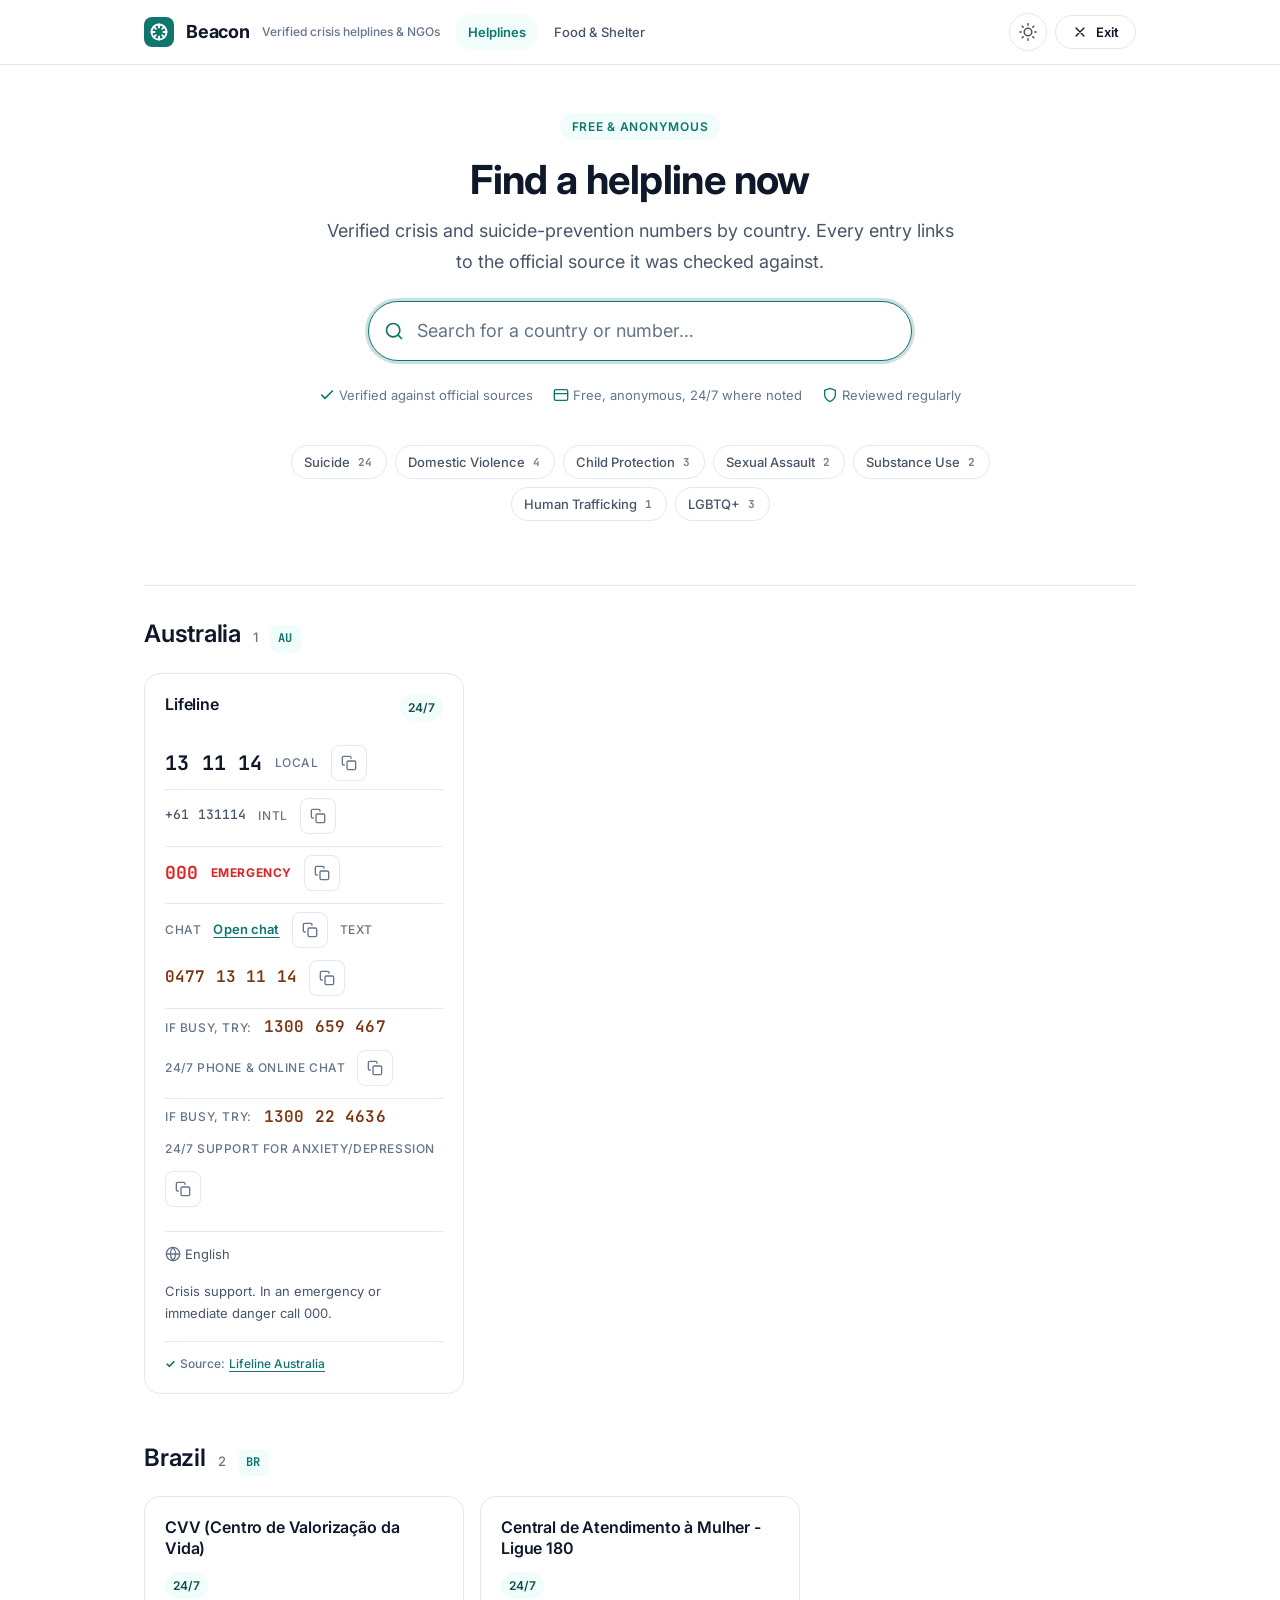
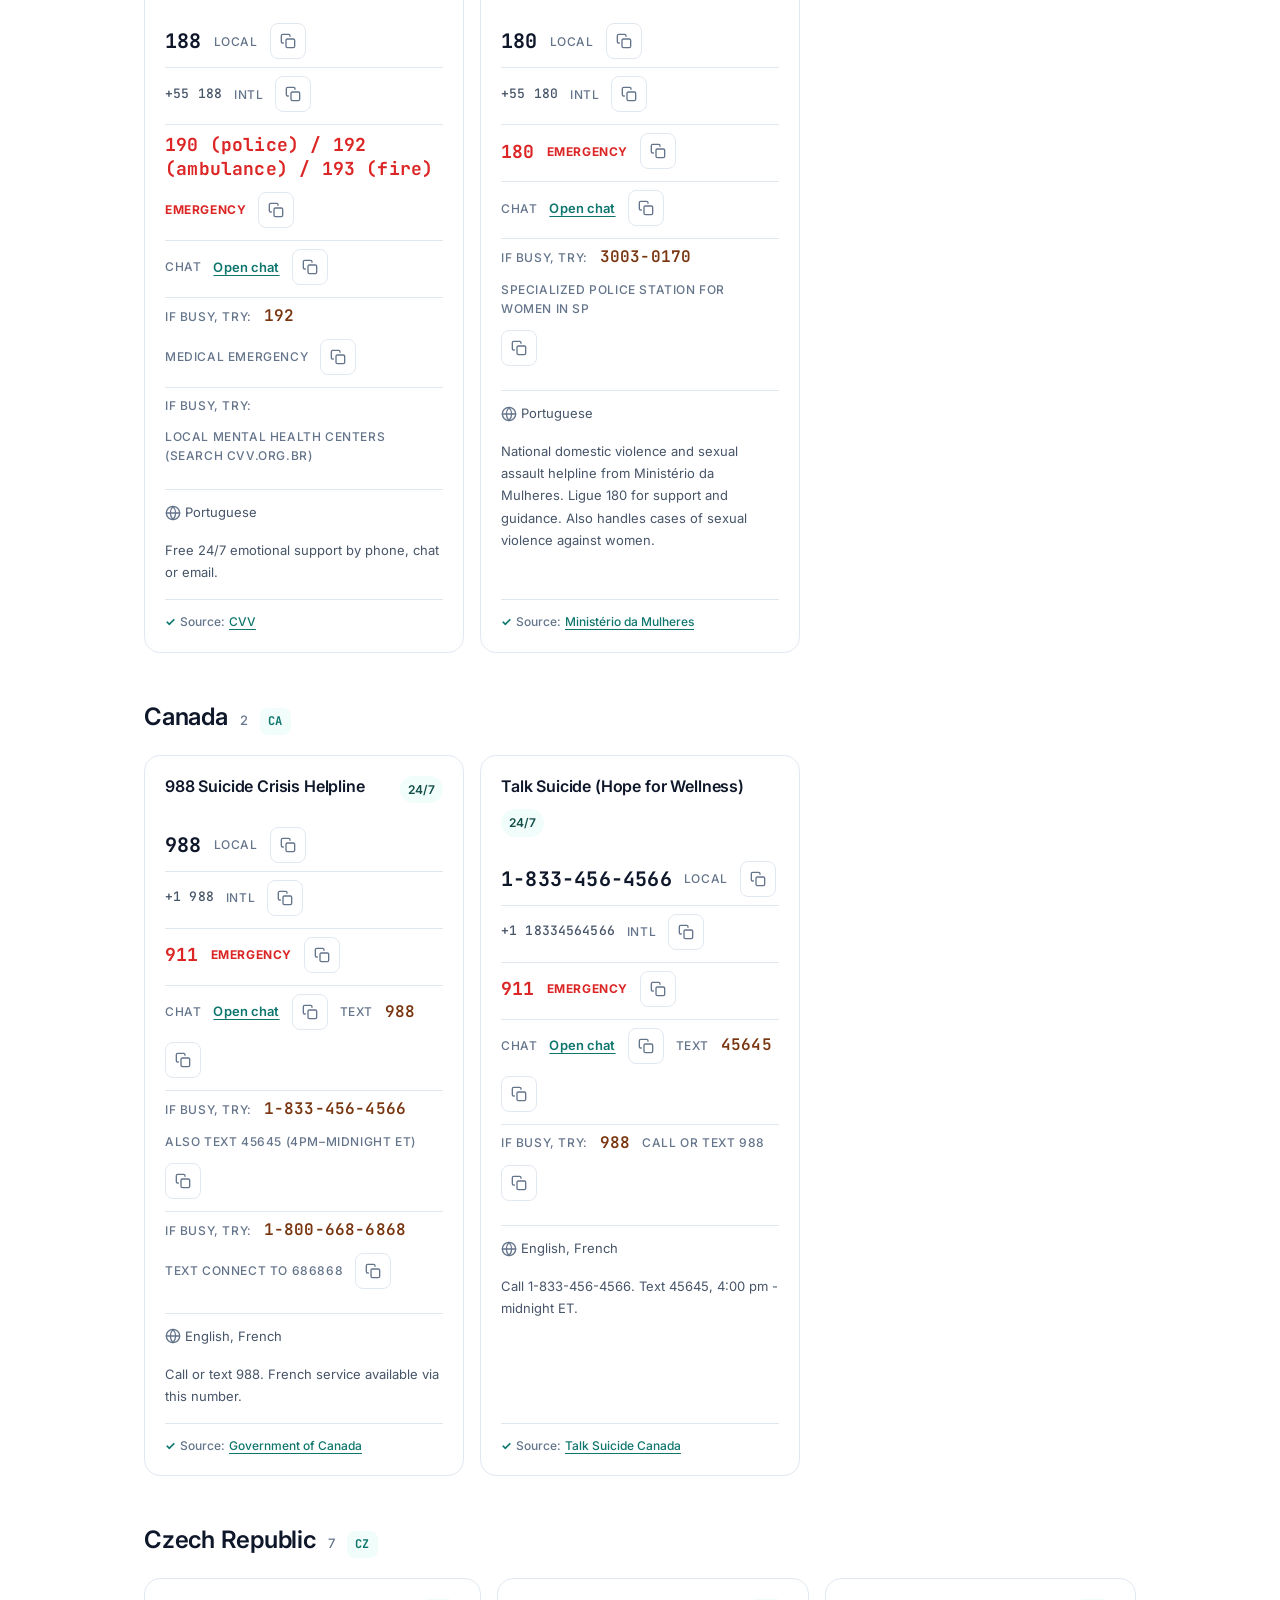
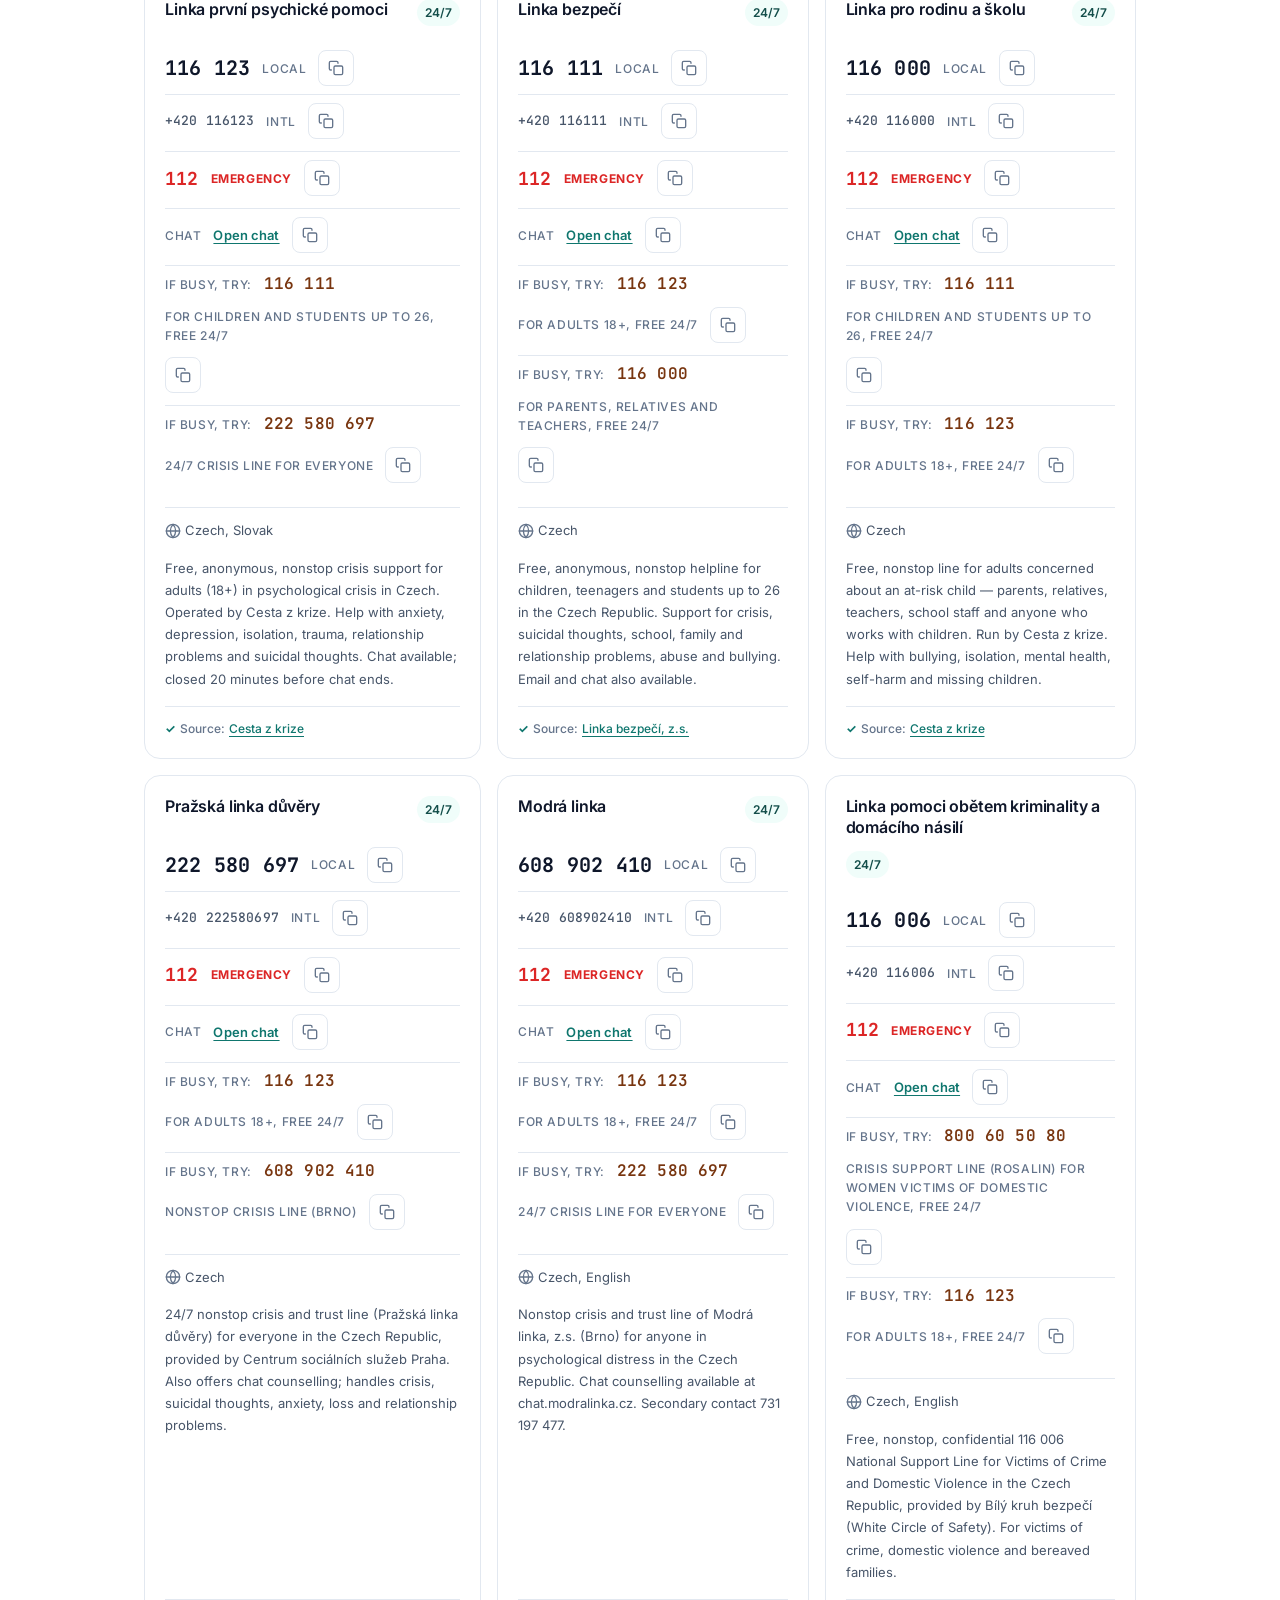
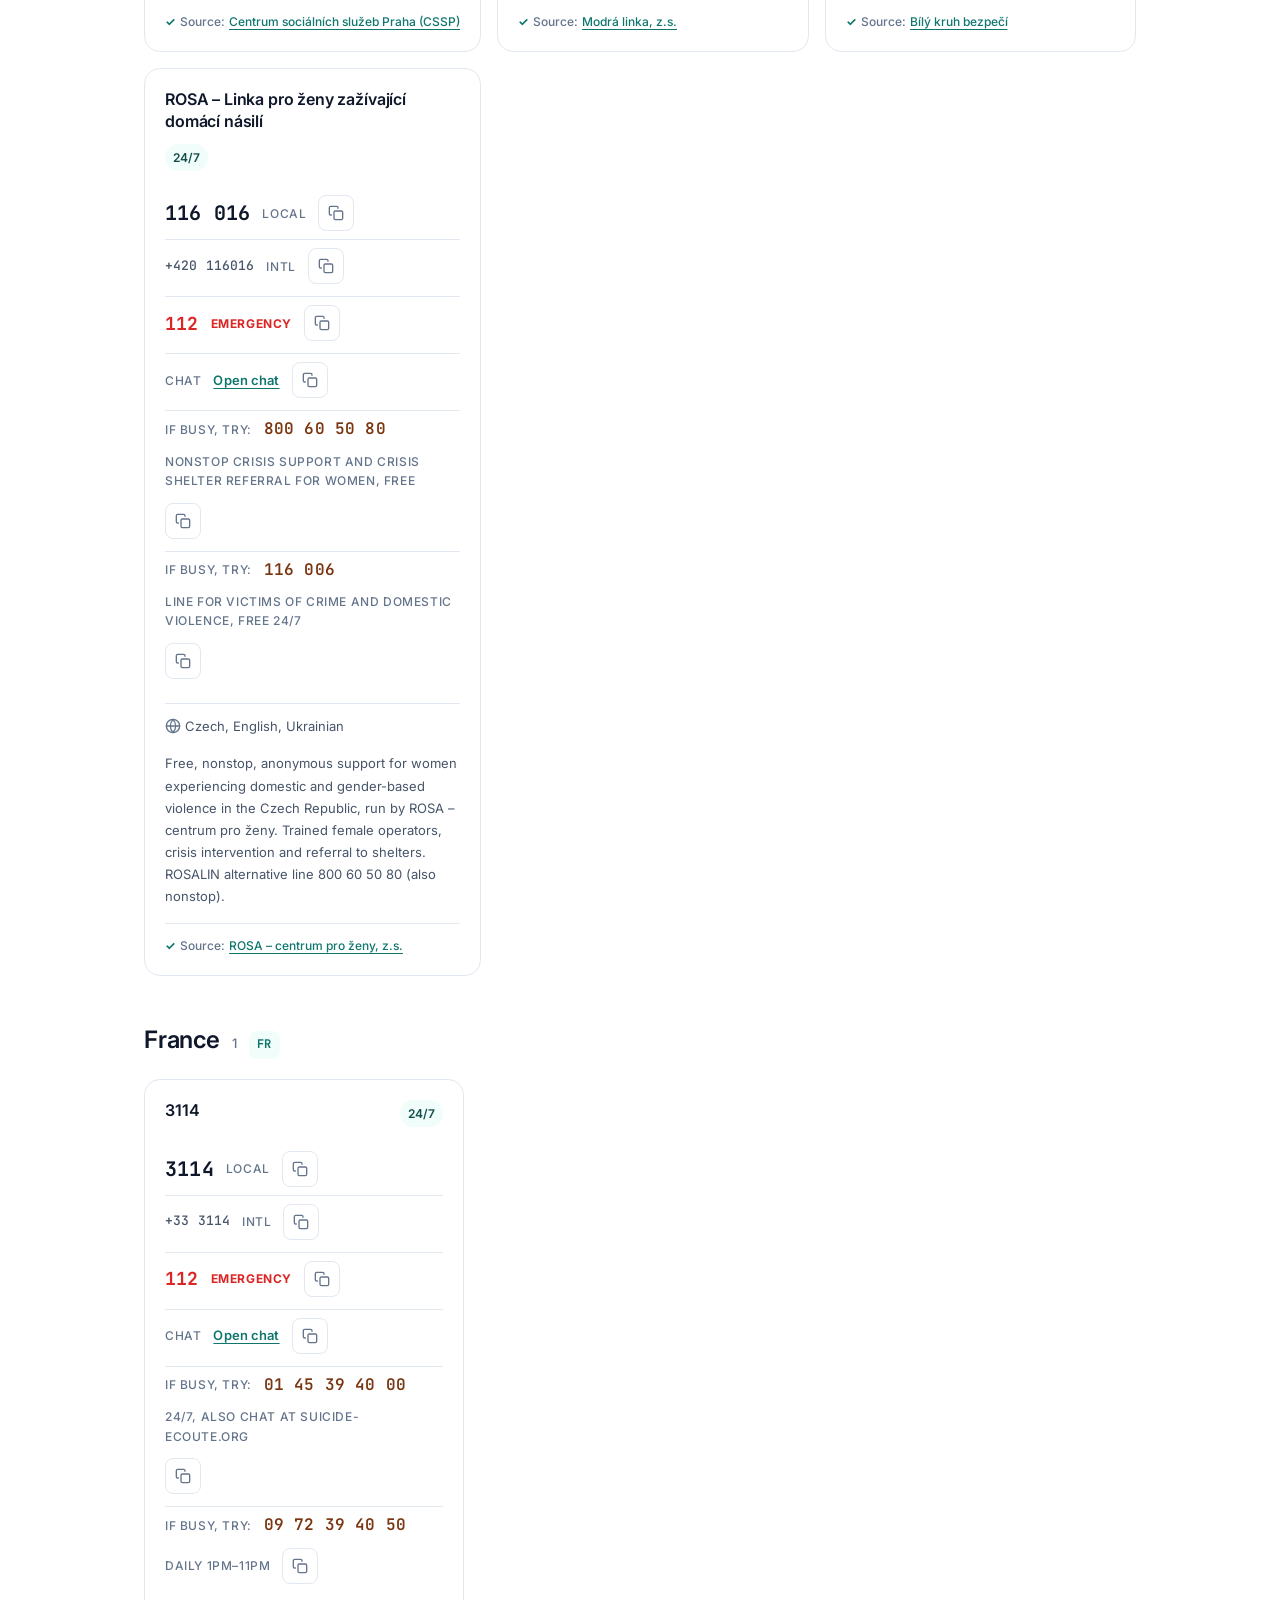
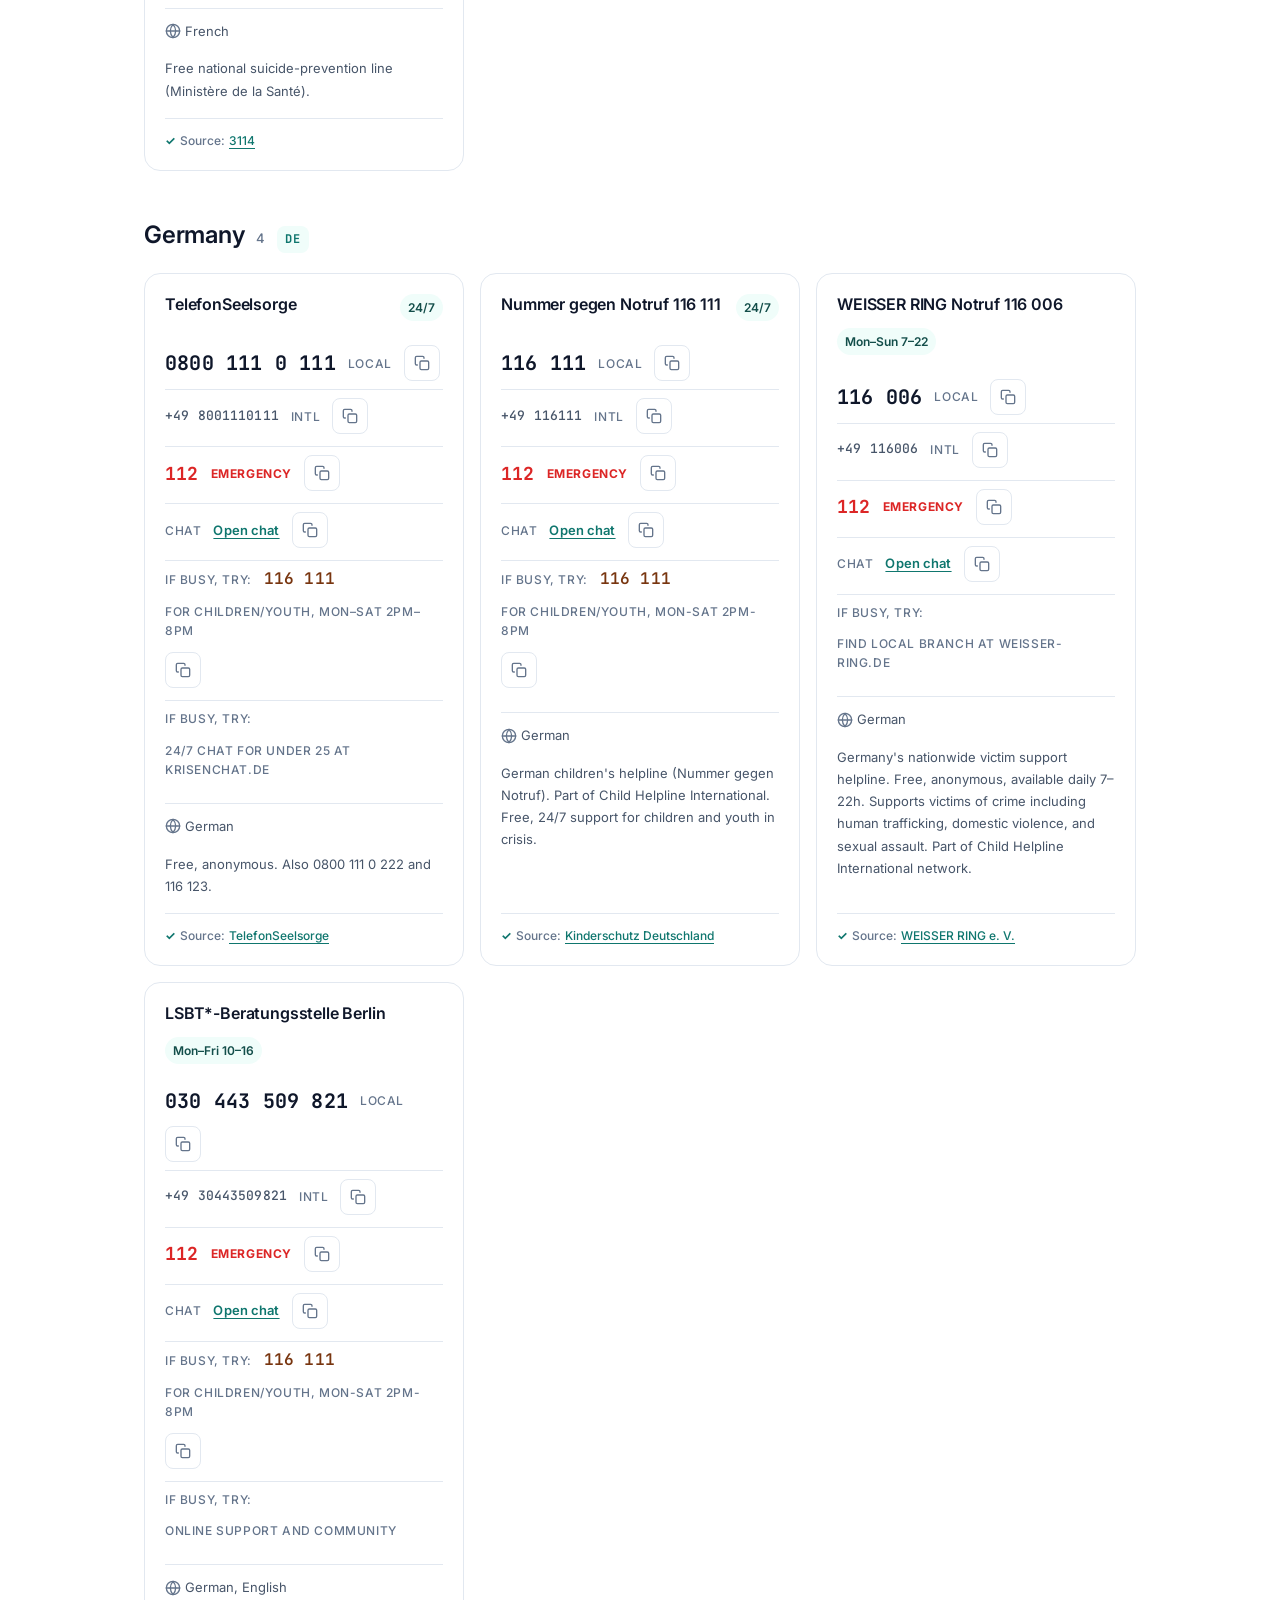
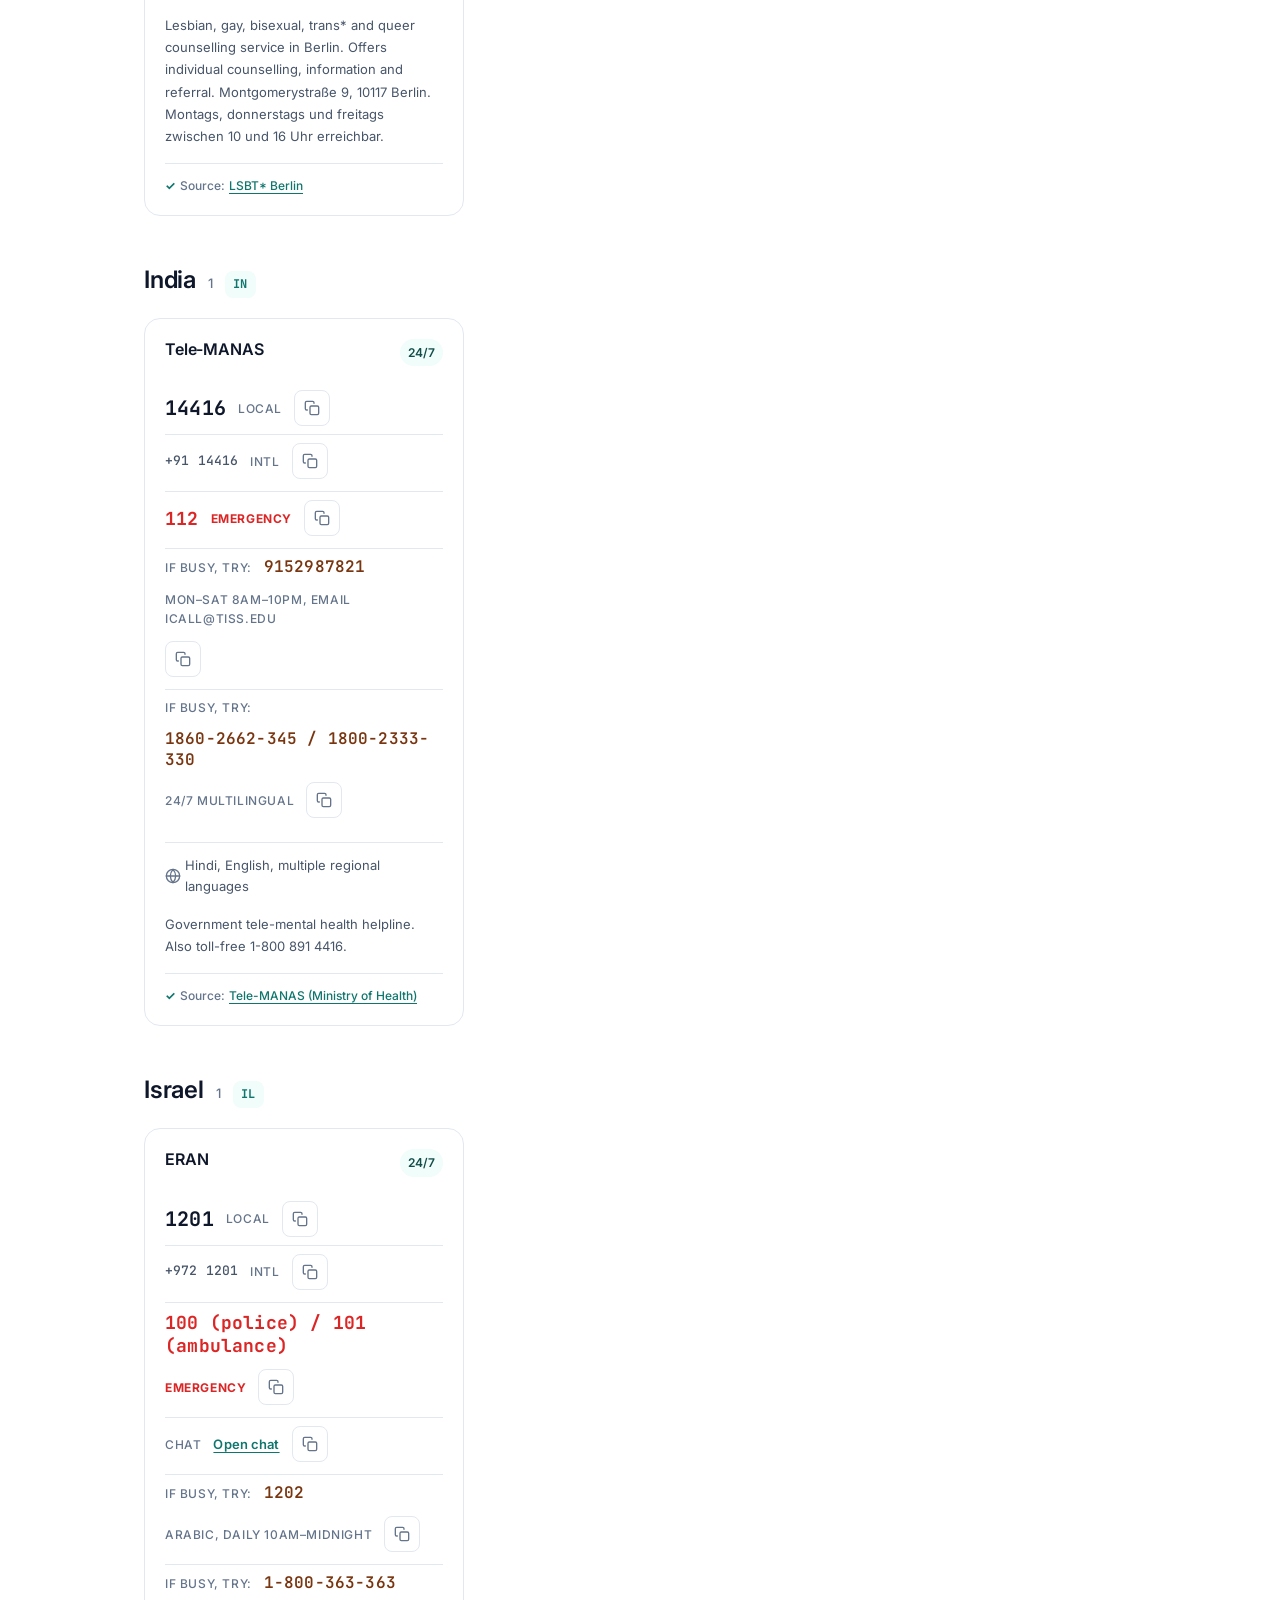
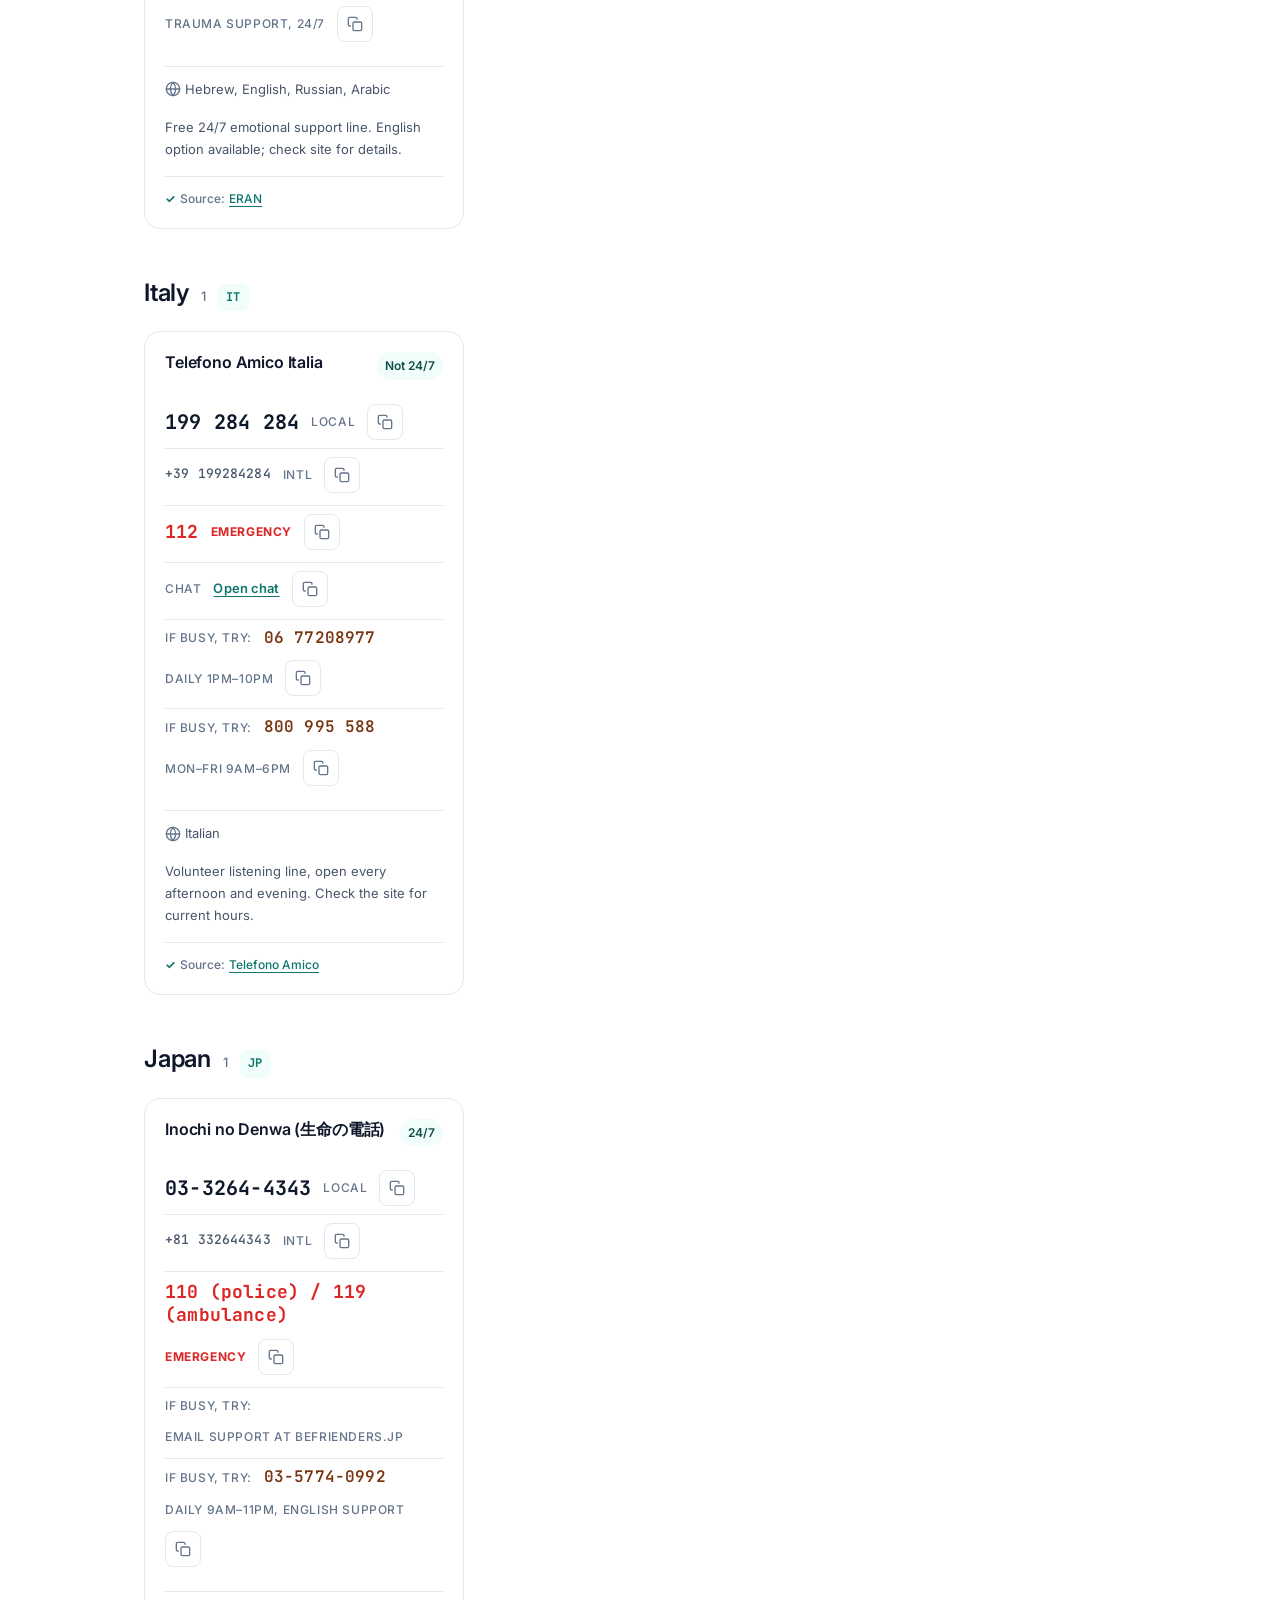
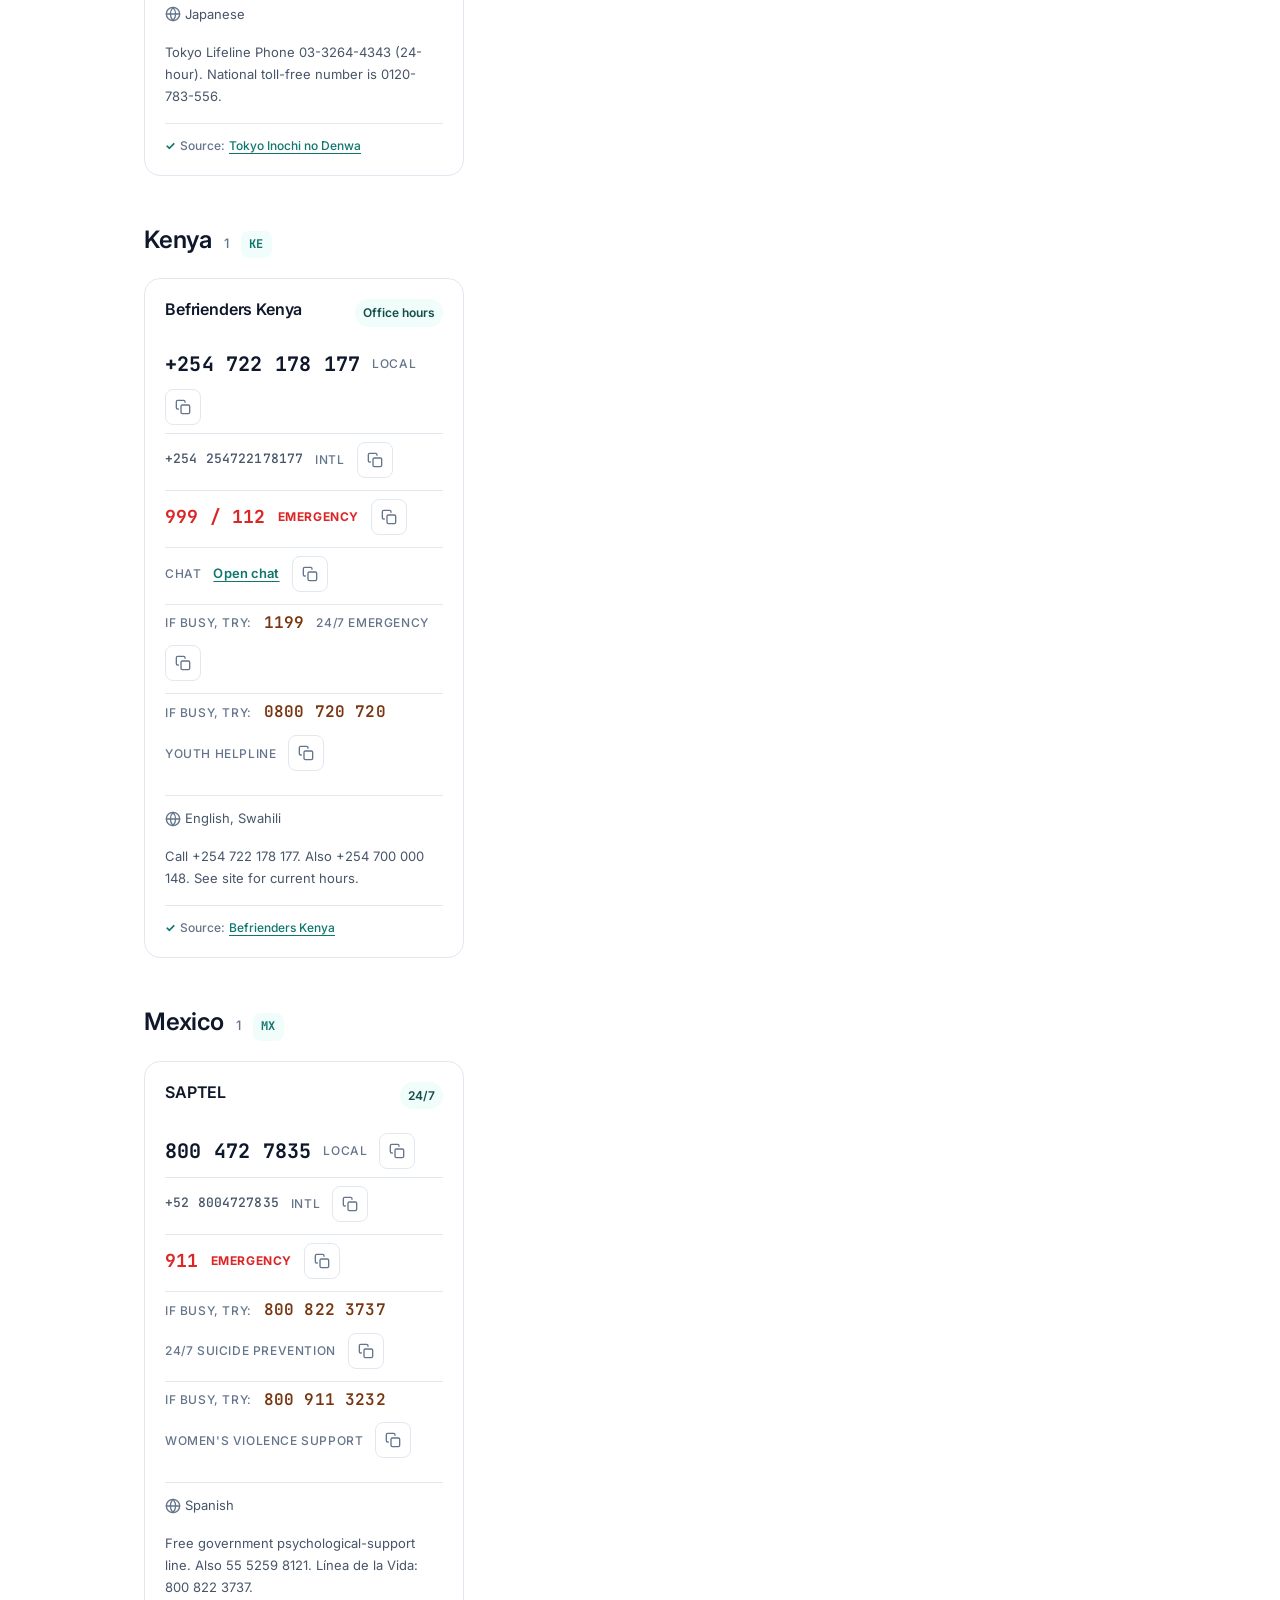
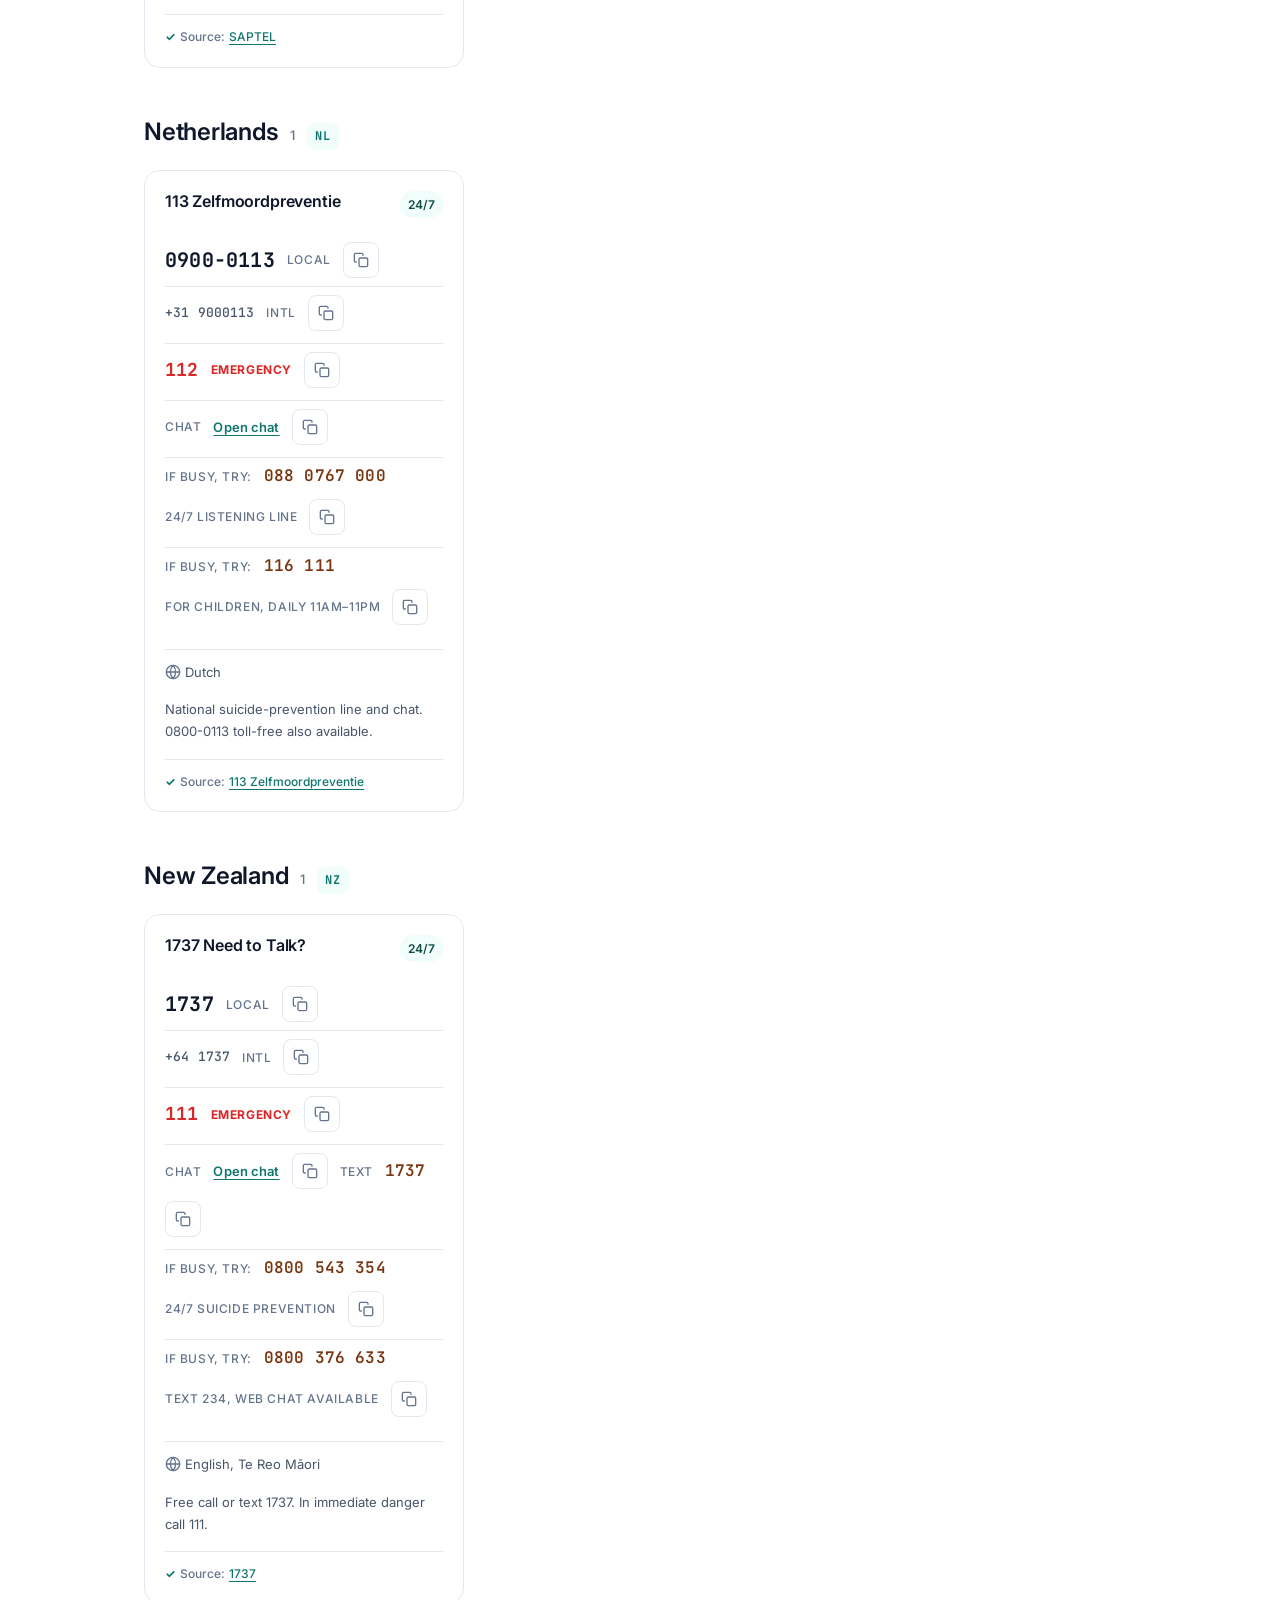
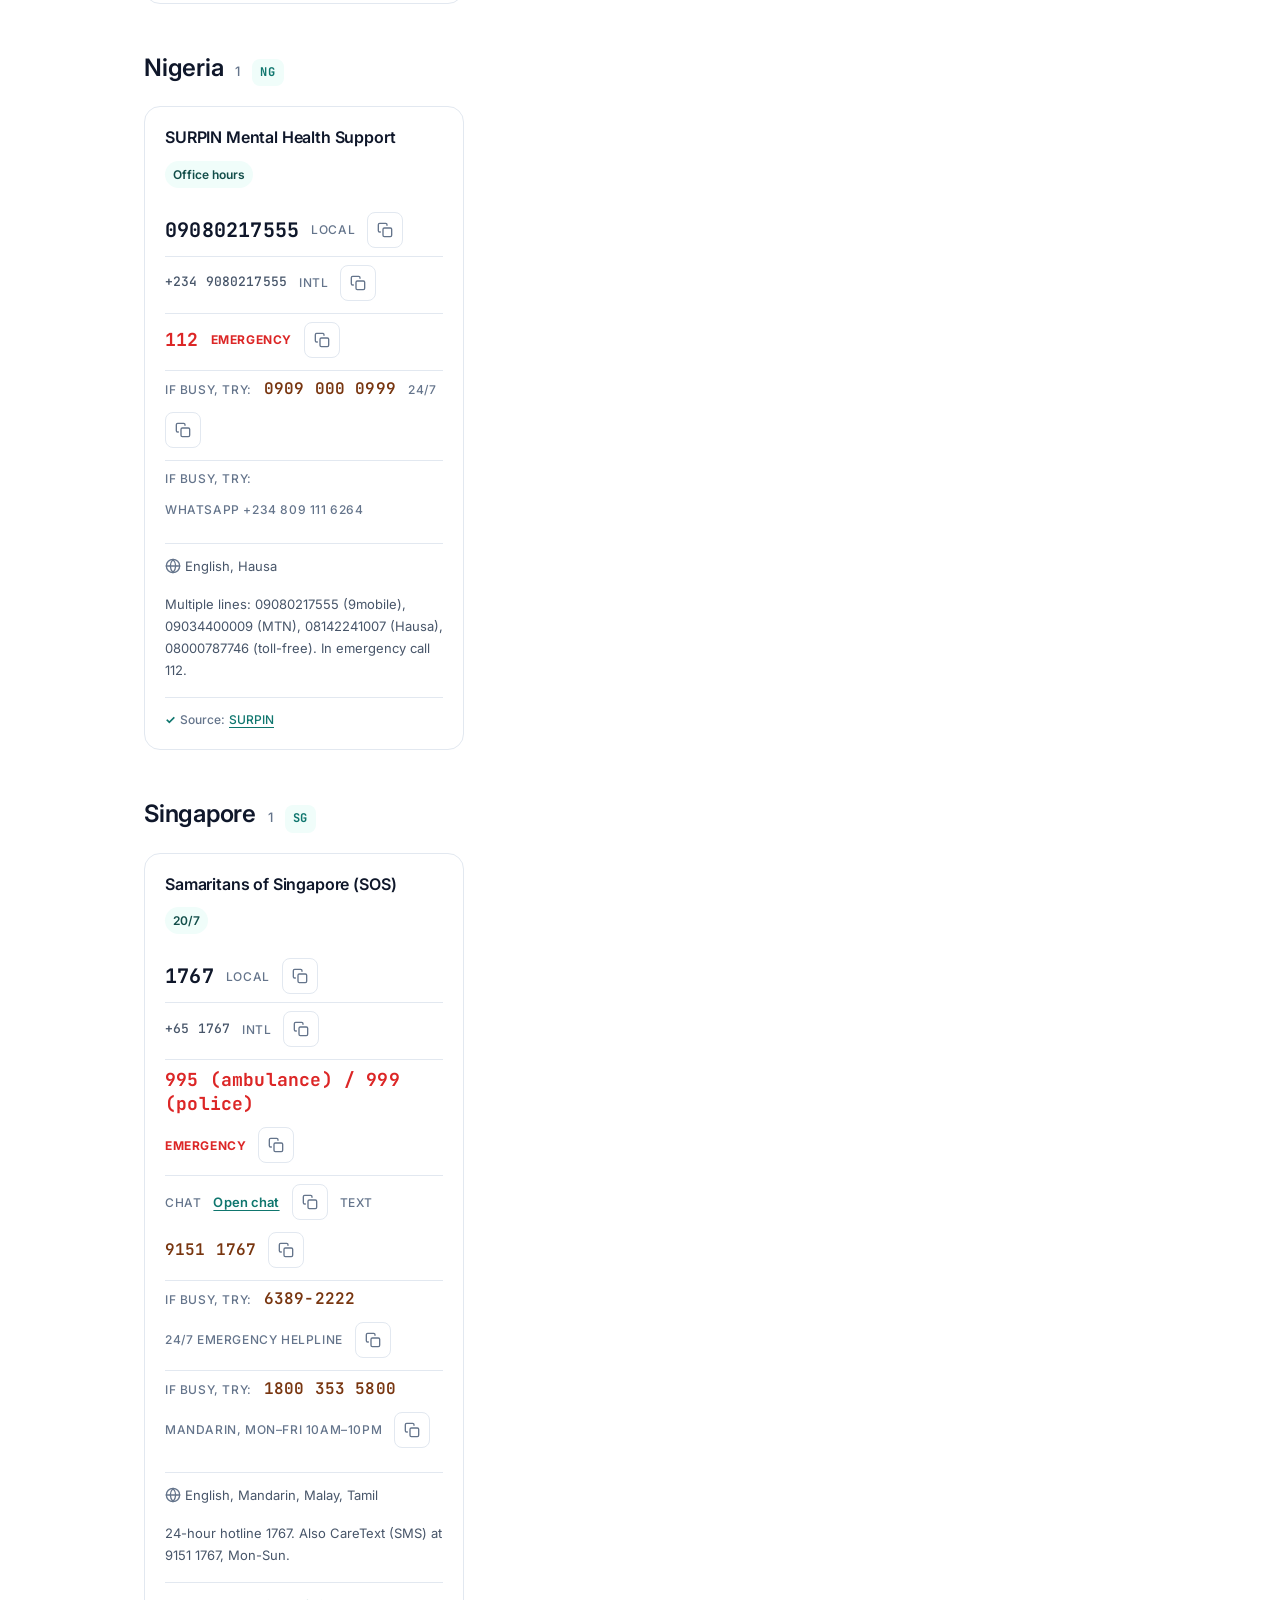
<file: index.html>
<!DOCTYPE html>
<html lang="en">
<head>
  <meta charset="UTF-8">
  <meta name="viewport" content="width=device-width, initial-scale=1.0">
  <title>Beacon — Crisis Helplines Worldwide</title>
  <meta name="description" content="Verified crisis and suicide-prevention helplines by country. Every number links to its official source so you can trust what you see.">
  <link rel="preconnect" href="https://fonts.googleapis.com">
  <link rel="preconnect" href="https://fonts.gstatic.com" crossorigin>
  <link rel="preload" as="style" href="https://fonts.googleapis.com/css2?family=Inter:wght@400;500;600;700;800&family=JetBrains+Mono:wght@400;500;600;700&display=swap">
  <link rel="stylesheet" href="https://fonts.googleapis.com/css2?family=Inter:wght@400;500;600;700;800&family=JetBrains+Mono:wght@400;500;600;700&display=swap" media="print" onload="this.media='all'">
  <noscript><link rel="stylesheet" href="https://fonts.googleapis.com/css2?family=Inter:wght@400;500;600;700;800&family=JetBrains+Mono:wght@400;500;600;700&display=swap"></noscript>
  <link rel="stylesheet" href="styles.css">
  <link rel="manifest" href="manifest.json">
  <link rel="canonical" href="https://ajitsingh25.github.io/beacon/">
</head>
<body>
  <script>
    if ("serviceWorker" in navigator) {
      window.addEventListener("load", () => {
        navigator.serviceWorker.register("sw.js", { updateViaCache: "none" }).catch(() => {});
      });
    }
  </script>
  <header class="site-header" role="banner">
    <div class="container header-inner">
      <a class="brand" href="index.html" aria-label="Beacon home — Crisis helpline finder">
        <span class="brand-mark" aria-hidden="true">
          <svg viewBox="0 0 24 24" fill="none" stroke="currentColor" stroke-width="2.5" stroke-linecap="round" stroke-linejoin="round">
            <circle cx="12" cy="12" r="10"/>
            <path d="M12 2v4M12 18v4M4.93 4.93l2.83 2.83M16.24 16.24l2.83 2.83M2 12h4M18 12h4M4.93 19.07l2.83-2.83M16.24 7.76l2.83-2.83"/>
          </svg>
        </span>
        <span class="brand-name">Beacon</span>
        <span class="brand-tagline">Verified crisis helplines & NGOs</span>
      </a>
      <nav class="site-nav" aria-label="Site sections">
        <a class="nav-link active" aria-current="page" href="index.html">Helplines</a>
        <a class="nav-link" href="ngos.html">Food & Shelter</a>
      </nav>
      <div class="header-actions">
        <button id="theme-toggle" class="icon-btn" type="button" aria-label="Switch between light and dark theme">
          <svg class="icon-moon" viewBox="0 0 24 24" fill="none" stroke="currentColor" stroke-width="2" stroke-linecap="round" stroke-linejoin="round" aria-hidden="true"><path d="M21 12.79A9 9 0 1 1 11.21 3 7 7 0 0 0 21 12.79z"/></svg>
          <svg class="icon-sun" viewBox="0 0 24 24" fill="none" stroke="currentColor" stroke-width="2" stroke-linecap="round" stroke-linejoin="round" aria-hidden="true"><circle cx="12" cy="12" r="5"/><line x1="12" y1="1" x2="12" y2="3"/><line x1="12" y1="21" x2="12" y2="23"/><line x1="4.22" y1="4.22" x2="5.64" y2="5.64"/><line x1="18.36" y1="18.36" x2="19.78" y2="19.78"/><line x1="1" y1="12" x2="3" y2="12"/><line x1="21" y1="12" x2="23" y2="12"/><line x1="4.22" y1="19.78" x2="5.64" y2="18.36"/><line x1="18.36" y1="5.64" x2="19.78" y2="4.22"/></svg>
        </button>
        <button id="quick-exit" class="quick-exit" type="button" aria-label="Quick exit to neutral site">
          <svg width="16" height="16" viewBox="0 0 24 24" fill="none" stroke="currentColor" stroke-width="2" stroke-linecap="round" stroke-linejoin="round" aria-hidden="true"><path d="M18 6 6 18M6 6l12 12"/></svg>
          Exit
        </button>
      </div>
    </div>
  </header>

  <section class="hero" aria-labelledby="hero-title">
    <div class="container hero-inner">
      <p class="hero-eyebrow">Free & anonymous</p>
      <h1 id="hero-title" class="hero-headline display-2 text-ink">Find a helpline now</h1>
      <p class="hero-subtext text-muted">Verified crisis and suicide-prevention numbers by country. Every entry links to the official source it was checked against.</p>

      <form id="search-form" class="search-form" role="search" autocomplete="off" onsubmit="return false;">
        <div class="search-wrapper">
          <input id="search-input" class="search-input" type="search" placeholder="Search for a country or number…" aria-label="Search country or helpline" autocapitalize="off" autocorrect="off" spellcheck="false">
          <svg class="search-icon" viewBox="0 0 24 24" fill="none" stroke="currentColor" stroke-width="2" stroke-linecap="round" stroke-linejoin="round" aria-hidden="true"><circle cx="11" cy="11" r="8"/><path d="M21 21l-4.35-4.35"/></svg>
          <button type="button" class="search-clear" id="search-clear" aria-label="Clear search">
            <svg width="18" height="18" viewBox="0 0 24 24" fill="none" stroke="currentColor" stroke-width="2" stroke-linecap="round" stroke-linejoin="round" aria-hidden="true"><line x1="18" y1="6" x2="6" y2="18"/><line x1="6" y1="6" x2="18" y2="18"/></svg>
          </button>
        </div>
      </form>

      <div class="trust-strip" aria-label="Trust signals">
        <span class="trust-item"><svg viewBox="0 0 24 24" fill="none" stroke="currentColor" stroke-width="2.5" stroke-linecap="round" stroke-linejoin="round" aria-hidden="true"><polyline points="20 6 9 17 4 12"/></svg> Verified against official sources</span>
        <span class="trust-item"><svg viewBox="0 0 24 24" fill="none" stroke="currentColor" stroke-width="2" stroke-linecap="round" stroke-linejoin="round" aria-hidden="true"><rect x="2" y="4" width="20" height="16" rx="2"/><line x1="2" y1="10" x2="22" y2="10"/></svg> Free, anonymous, 24/7 where noted</span>
        <span class="trust-item"><svg viewBox="0 0 24 24" fill="none" stroke="currentColor" stroke-width="2" stroke-linecap="round" stroke-linejoin="round" aria-hidden="true"><path d="M12 22s8-4 8-10V5l-8-3-8 3v7c0 6 8 10 8 10z"/></svg> Reviewed regularly</span>
      </div>

      <div id="pinned-banner" class="pinned-banner hidden" aria-live="polite" role="status">
        <span class="pinned-banner-text" id="pinned-banner-text"></span>
        <button type="button" class="pinned-dismiss" id="pinned-dismiss" aria-label="Show all countries">Show all countries</button>
      </div>

      <div id="language-chips" class="language-filter" aria-label="Filter by language" role="group"></div>

      <div id="category-chips" class="category-filter" aria-label="Filter by category" role="group"></div>
    </div>
  </section>

  <main role="main">
    <div class="container">
      <section id="country-list" class="country-list" aria-live="polite" aria-label="Helplines by country"></section>
    </div>

    <div class="container ngo-home" id="ngos-home" aria-label="Food, shelter, medical and education">
      <h2 class="section-heading display-2 text-ink">Food, Shelter, Medical & Education</h2>
      <p class="section-sub text-muted">Verified global NGOs providing food assistance, emergency shelter, medical care, and education support.</p>
      <div id="ngo-category-chips" class="category-filter" aria-label="Filter NGOs by category" role="group"></div>
      <section id="ngo-list" class="ngo-list" aria-live="polite" aria-label="NGOs by category"></section>
    </div>
  </main>

  <footer class="footer" role="contentinfo">
    <div class="container footer-inner">
      <p id="freshness" class="freshness mono-sm text-brand"></p>

      <div class="disclaimer">
        <p class="disclaimer-title">Important</p>
        <p class="disclaimer-text">Beacon is a directory, not a substitute for professional care or local emergency services. If you are in immediate danger, call your local emergency number. Numbers were reviewed against the official sources linked on each card; they can change — if a line fails, visit the source or ask local services.</p>
      </div>

      <p class="contribute">
        <a href="https://github.com/ajitsingh25/beacon/issues/new?template=add-helpline.yml" class="contribute-link" rel="noopener" target="_blank">
          <svg width="16" height="16" viewBox="0 0 24 24" fill="none" stroke="currentColor" stroke-width="2" stroke-linecap="round" stroke-linejoin="round" aria-hidden="true"><path d="M9 12h6M9 6h6M9 18h6M5 6v12a2 2 0 0 0 2 2h10a2 2 0 0 0 2-2V6"/></svg>
          Missing or wrong number? Open an issue
        </a>
      </p>
    </div>
  </footer>

  <script src="app.js"></script>
</body>
</html>
</file>
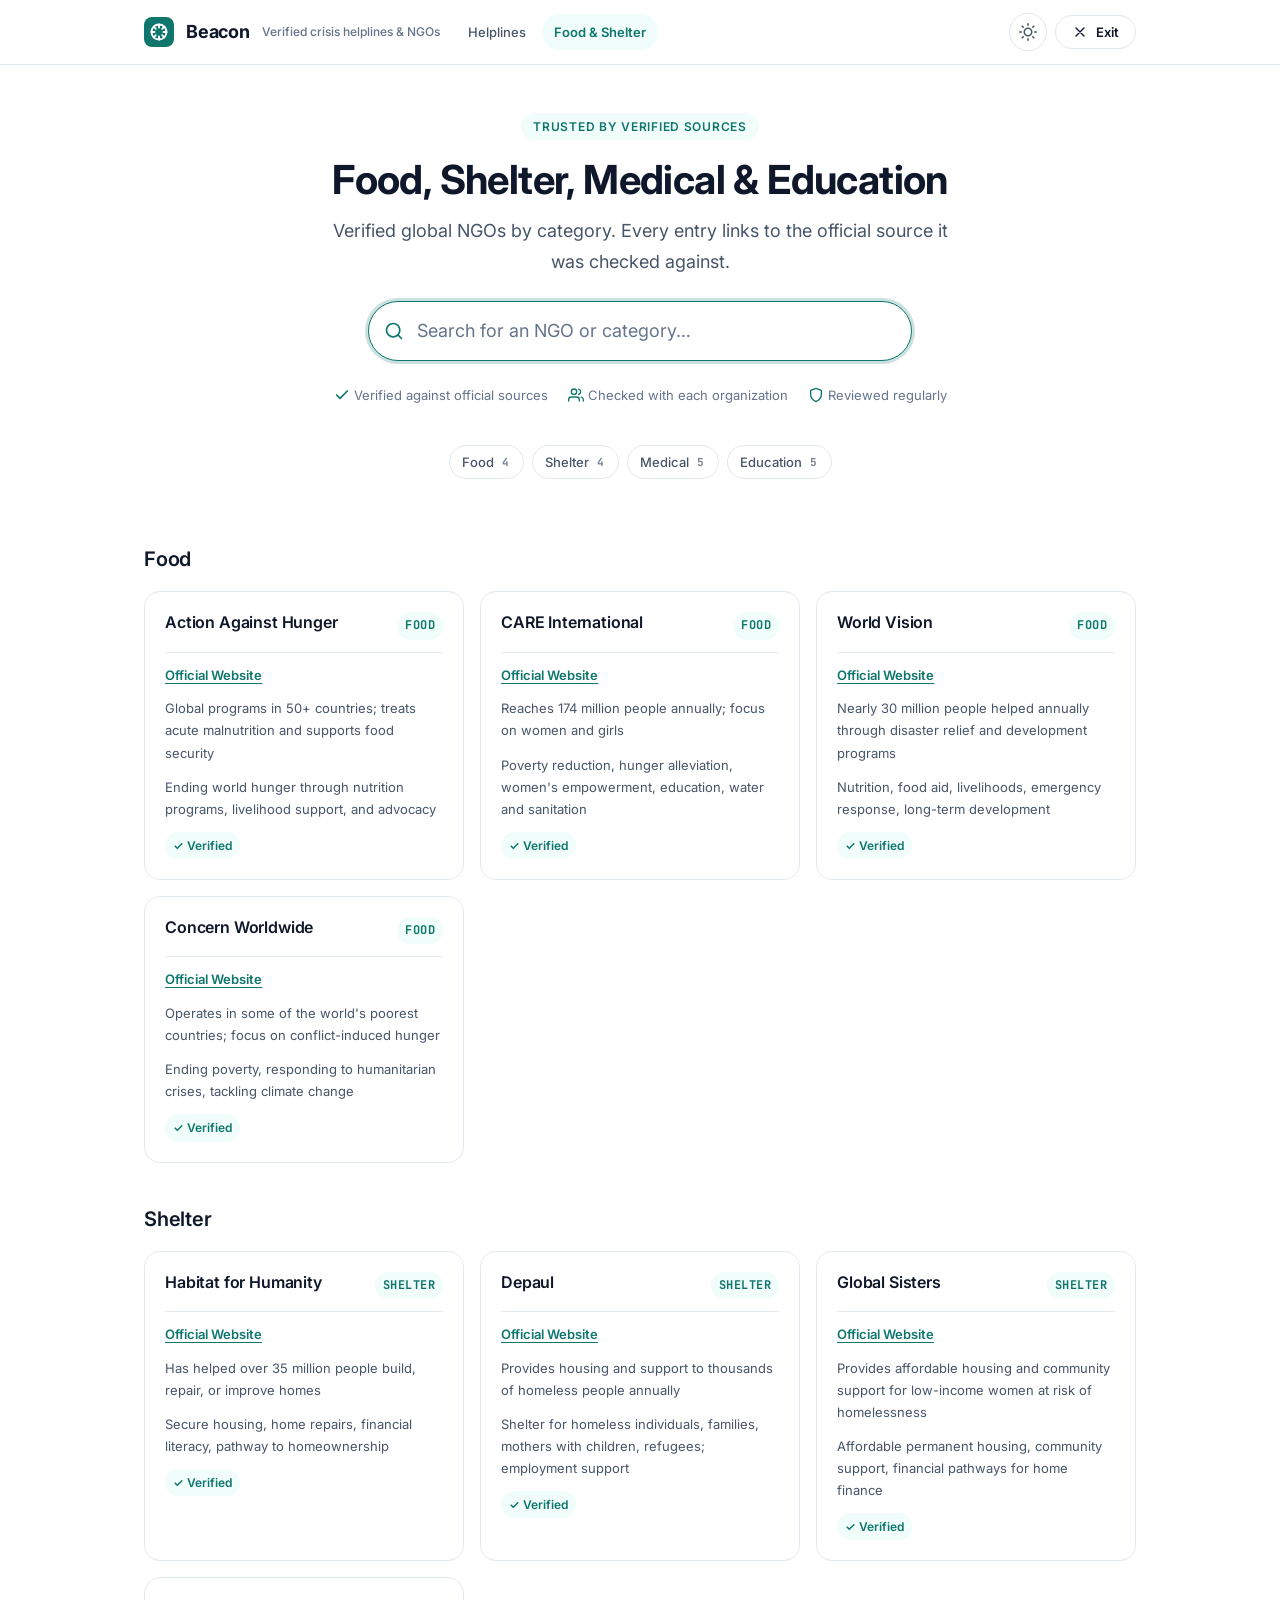
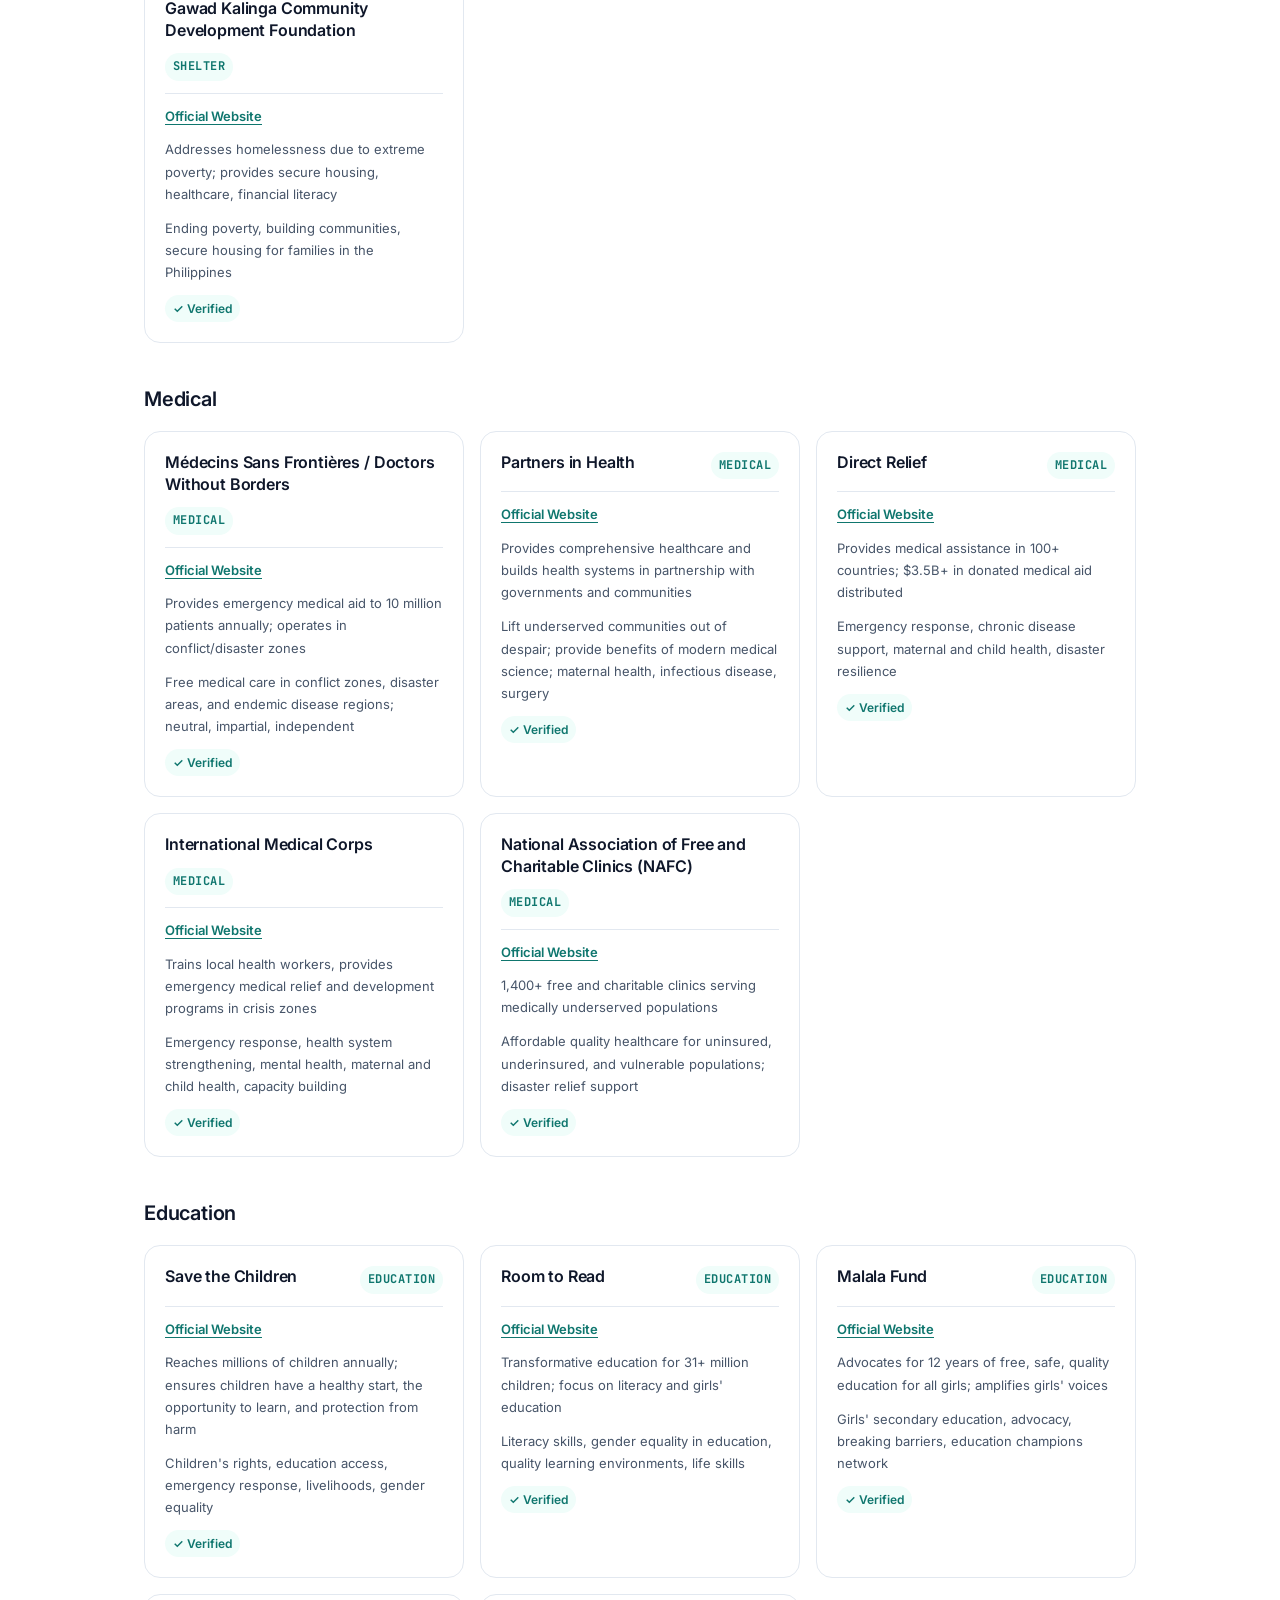
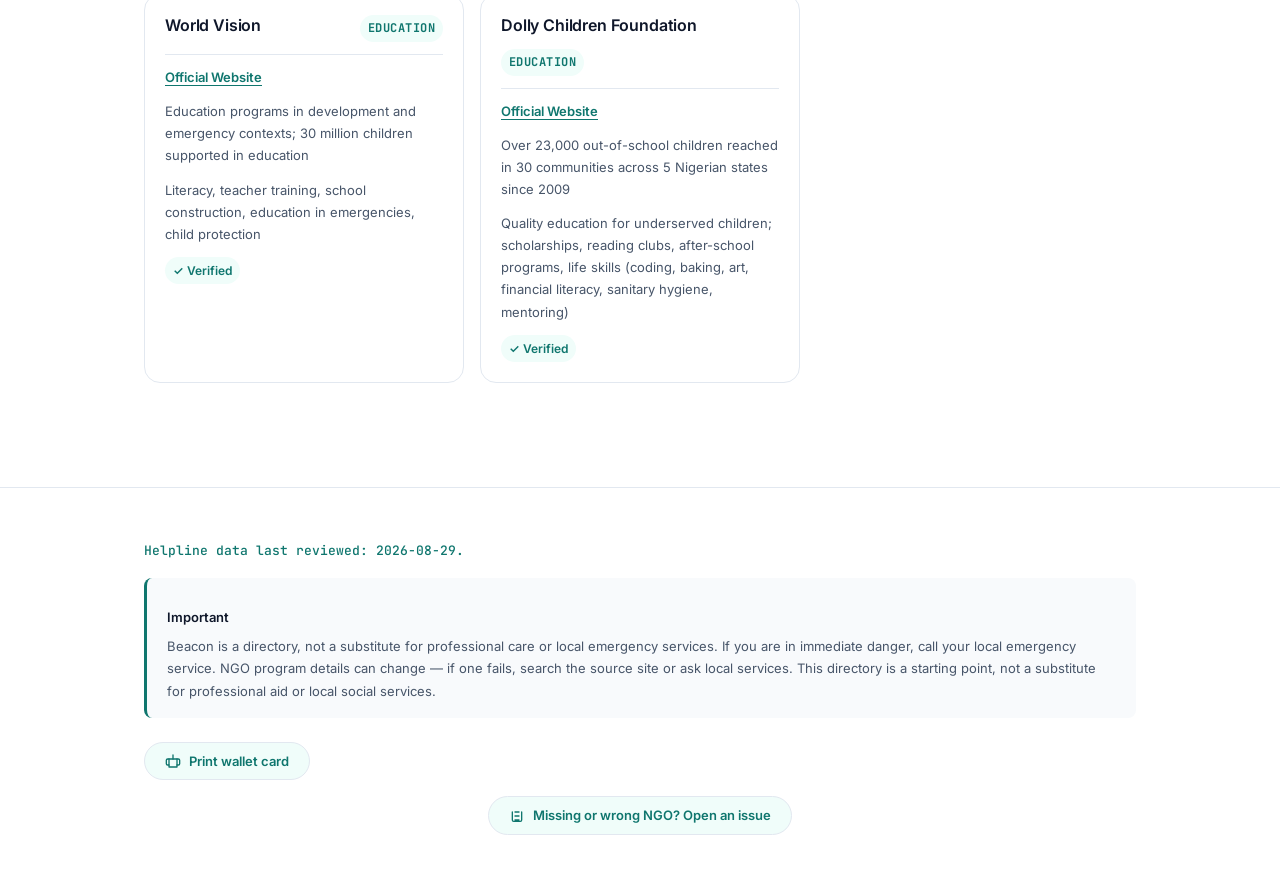
<file: ngos.html>
<!DOCTYPE html>
<html lang="en">
<head>
  <meta charset="UTF-8">
  <meta name="viewport" content="width=device-width, initial-scale=1.0">
  <title>Beacon — Trusted NGOs for Food, Shelter, Medical & Education</title>
  <meta name="description" content="Verified global NGOs providing food assistance, emergency shelter, medical care, and education support. Every entry links to its official source so you can trust what you see.">
  <link rel="preconnect" href="https://fonts.googleapis.com">
  <link rel="preconnect" href="https://fonts.gstatic.com" crossorigin>
  <link rel="preload" as="style" href="https://fonts.googleapis.com/css2?family=Inter:wght@400;500;600;700;800&family=JetBrains+Mono:wght@400;500;600;700&display=swap">
  <link rel="stylesheet" href="https://fonts.googleapis.com/css2?family=Inter:wght@400;500;600;700;800&family=JetBrains+Mono:wght@400;500;600;700&display=swap" media="print" onload="this.media='all'">
  <noscript><link rel="stylesheet" href="https://fonts.googleapis.com/css2?family=Inter:wght@400;500;600;700;800&family=JetBrains+Mono:wght@400;500;600;700&display=swap"></noscript>
  <link rel="stylesheet" href="styles.css">
  <link rel="manifest" href="manifest.json">
  <link rel="canonical" href="https://ajitsingh25.github.io/beacon/ngos/">
</head>
<body>
  <script>
    if ("serviceWorker" in navigator) {
      window.addEventListener("load", () => {
        navigator.serviceWorker.register("sw.js", { updateViaCache: "none" }).catch(() => {});
      });
    }
  </script>
  <header class="site-header" role="banner">
    <div class="container header-inner">
      <a class="brand" href="index.html" aria-label="Beacon home — Crisis helpline finder">
        <span class="brand-mark" aria-hidden="true">
          <svg viewBox="0 0 24 24" fill="none" stroke="currentColor" stroke-width="2.5" stroke-linecap="round" stroke-linejoin="round">
            <circle cx="12" cy="12" r="10"/>
            <path d="M12 2v4M12 18v4M4.93 4.93l2.83 2.83M16.24 16.24l2.83 2.83M2 12h4M18 12h4M4.93 19.07l2.83-2.83M16.24 7.76l2.83-2.83"/>
          </svg>
        </span>
        <span class="brand-name">Beacon</span>
        <span class="brand-tagline">Verified crisis helplines & NGOs</span>
      </a>
      <nav class="site-nav" aria-label="Site sections">
        <a class="nav-link" href="index.html">Helplines</a>
        <a class="nav-link active" aria-current="page" href="ngos.html">Food & Shelter</a>
      </nav>
      <div class="header-actions">
        <button id="theme-toggle" class="icon-btn" type="button" aria-label="Switch between light and dark theme">
          <svg class="icon-moon" viewBox="0 0 24 24" fill="none" stroke="currentColor" stroke-width="2" stroke-linecap="round" stroke-linejoin="round" aria-hidden="true"><path d="M21 12.79A9 9 0 1 1 11.21 3 7 7 0 0 0 21 12.79z"/></svg>
          <svg class="icon-sun" viewBox="0 0 24 24" fill="none" stroke="currentColor" stroke-width="2" stroke-linecap="round" stroke-linejoin="round" aria-hidden="true"><circle cx="12" cy="12" r="5"/><line x1="12" y1="1" x2="12" y2="3"/><line x1="12" y1="21" x2="12" y2="23"/><line x1="4.22" y1="4.22" x2="5.64" y2="5.64"/><line x1="18.36" y1="18.36" x2="19.78" y2="19.78"/><line x1="1" y1="12" x2="3" y2="12"/><line x1="21" y1="12" x2="23" y2="12"/><line x1="4.22" y1="19.78" x2="5.64" y2="18.36"/><line x1="18.36" y1="5.64" x2="19.78" y2="4.22"/></svg>
        </button>
        <button id="quick-exit" class="quick-exit" type="button" aria-label="Quick exit to neutral site">
          <svg width="16" height="16" viewBox="0 0 24 24" fill="none" stroke="currentColor" stroke-width="2" stroke-linecap="round" stroke-linejoin="round" aria-hidden="true"><path d="M18 6 6 18M6 6l12 12"/></svg>
          Exit
        </button>
      </div>
    </div>
  </header>

  <section class="hero" aria-labelledby="hero-title">
    <div class="container hero-inner">
      <p class="hero-eyebrow">Trusted by verified sources</p>
      <h1 id="hero-title" class="hero-headline display-2 text-ink">Food, Shelter, Medical & Education</h1>
      <p class="hero-subtext text-muted">Verified global NGOs by category. Every entry links to the official source it was checked against.</p>

      <form id="search-form" class="search-form" role="search" autocomplete="off" onsubmit="return false;">
        <div class="search-wrapper">
          <input id="search-input" class="search-input" type="search" placeholder="Search for an NGO or category…" aria-label="Search NGO or category" autocapitalize="off" autocorrect="off" spellcheck="false">
          <svg class="search-icon" viewBox="0 0 24 24" fill="none" stroke="currentColor" stroke-width="2" stroke-linecap="round" stroke-linejoin="round" aria-hidden="true"><circle cx="11" cy="11" r="8"/><path d="M21 21l-4.35-4.35"/></svg>
          <button type="button" class="search-clear" id="search-clear" aria-label="Clear search">
            <svg width="18" height="18" viewBox="0 0 24 24" fill="none" stroke="currentColor" stroke-width="2" stroke-linecap="round" stroke-linejoin="round" aria-hidden="true"><line x1="18" y1="6" x2="6" y2="18"/><line x1="6" y1="6" x2="18" y2="18"/></svg>
          </button>
        </div>
      </form>

      <div class="trust-strip" aria-label="Trust signals">
        <span class="trust-item"><svg viewBox="0 0 24 24" fill="none" stroke="currentColor" stroke-width="2.5" stroke-linecap="round" stroke-linejoin="round" aria-hidden="true"><polyline points="20 6 9 17 4 12"/></svg> Verified against official sources</span>
        <span class="trust-item"><svg viewBox="0 0 24 24" fill="none" stroke="currentColor" stroke-width="2" stroke-linecap="round" stroke-linejoin="round" aria-hidden="true"><path d="M17 21v-2a4 4 0 0 0-4-4H5a4 4 0 0 0-4 4v2"/><circle cx="9" cy="7" r="4"/><path d="M23 21v-2a4 4 0 0 0-3-3.87"/><path d="M16 3.13a4 4 0 0 1 0 7.75"/></svg> Checked with each organization</span>
        <span class="trust-item"><svg viewBox="0 0 24 24" fill="none" stroke="currentColor" stroke-width="2" stroke-linecap="round" stroke-linejoin="round" aria-hidden="true"><path d="M12 22s8-4 8-10V5l-8-3-8 3v7c0 6 8 10 8 10z"/></svg> Reviewed regularly</span>
      </div>

      <div id="language-chips" class="language-filter" aria-label="Filter by language" role="group"></div>

      <div id="ngo-category-chips" class="category-filter" aria-label="Filter NGOs by category" role="group"></div>

      <div id="pinned-banner" class="pinned-banner hidden" aria-live="polite" role="status">
        <span class="pinned-banner-text" id="pinned-banner-text"></span>
        <button type="button" class="pinned-dismiss" id="pinned-dismiss" aria-label="Show all NGOs">Show all countries</button>
      </div>
    </div>
  </section>

  <main role="main">
    <div class="container">
      <section id="ngo-list" class="ngo-list" aria-live="polite" aria-label="NGOs by category"></section>
    </div>
  </main>

  <footer class="footer" role="contentinfo">
    <div class="container footer-inner">
      <p id="freshness" class="freshness mono-sm text-brand"></p>

      <div class="disclaimer">
        <p class="disclaimer-title">Important</p>
        <p class="disclaimer-text">Beacon is a directory, not a substitute for professional care or local emergency services. If you are in immediate danger, call your local emergency service. NGO program details can change — if one fails, search the source site or ask local services. This directory is a starting point, not a substitute for professional aid or local social services.</p>
      </div>

      <p class="contribute">
        <a href="https://github.com/ajitsingh25/beacon/issues/new?template=add-helpline.yml" class="contribute-link" rel="noopener" target="_blank">
          <svg width="16" height="16" viewBox="0 0 24 24" fill="none" stroke="currentColor" stroke-width="2" stroke-linecap="round" stroke-linejoin="round" aria-hidden="true"><path d="M9 12h6M9 6h6M9 18h6M5 6v12a2 2 0 0 0 2 2h10a2 2 0 0 0 2-2V6"/></svg>
          Missing or wrong NGO? Open an issue
        </a>
      </p>
    </div>
  </footer>

  <script src="app.js"></script>
</body>
</html>
</file>
<file: styles.css>
/* ============================================================
   BEACON — DESIGN TOKENS
   Subject: Crisis helpline finder. Job: get a verified number
   on screen and into a call, fast, with confidence.
   Direction: calm, quiet, trustworthy. Light is the default.
   ============================================================ */

:root {
  /* --- Color: white base + calm teal (trust), red (emergency) --- */
  --color-ink: #0f172a;
  --color-ink-muted: #475569;
  --color-ink-subtle: #64748b;

  --color-surface: #ffffff;
  --color-surface-elevated: #ffffff;
  --color-surface-sunken: #f8fafc;

  --color-brand: #0f766e;
  --color-brand-hover: #115e59;
  --color-brand-soft: #f0fdfa;
  --color-brand-strong: #134e4a;

  --color-accent: #b45309;
  --color-accent-hover: #92400e;
  --color-accent-soft: #fffbeb;
  --color-accent-strong: #78350f;

  --color-emergency: #dc2626;
  --color-emergency-hover: #b91c1c;
  --color-emergency-soft: #fff1f2;
  --color-emergency-strong: #7f1d1d;

  --color-border: #e2e8f0;
  --color-border-strong: #cbd5e1;

  --color-focus: #0f766e;
  --color-focus-ring: rgba(15, 118, 110, 0.22);

  --color-on-brand: #ffffff;

  /* --- Typography --- */
  --font-display: "Inter", system-ui, -apple-system, "Segoe UI", Roboto, Arial, sans-serif;
  --font-body: "Inter", system-ui, -apple-system, "Segoe UI", Roboto, Arial, sans-serif;
  --font-mono: "JetBrains Mono", ui-monospace, SFMono-Regular, Menlo, Consolas, monospace;

  --font-size-xs: 0.75rem;
  --font-size-sm: 0.8125rem;
  --font-size-base: 1rem;
  --font-size-lg: 1.125rem;
  --font-size-xl: 1.25rem;
  --font-size-2xl: 1.5rem;
  --font-size-3xl: clamp(1.75rem, 3.5vw, 2.5rem);
  --font-size-4xl: clamp(2rem, 4vw, 3rem);

  --font-weight-normal: 400;
  --font-weight-medium: 500;
  --font-weight-semibold: 600;
  --font-weight-bold: 700;
  --font-weight-extrabold: 800;

  --line-height-tight: 1.2;
  --line-height-snug: 1.35;
  --line-height-normal: 1.6;
  --line-height-relaxed: 1.7;

  /* --- Spacing --- */
  --space-1: 0.25rem;
  --space-2: 0.5rem;
  --space-3: 0.75rem;
  --space-4: 1rem;
  --space-5: 1.25rem;
  --space-6: 1.5rem;
  --space-8: 2rem;
  --space-10: 2.5rem;
  --space-12: 3rem;
  --space-16: 4rem;

  /* --- Radius --- */
  --radius-sm: 8px;
  --radius-md: 12px;
  --radius-lg: 16px;
  --radius-xl: 24px;
  --radius-full: 9999px;

  /* --- Shadow --- */
  --shadow-sm: 0 1px 2px rgba(15, 23, 42, 0.05);
  --shadow-md: 0 4px 14px rgba(15, 23, 42, 0.08);
  --shadow-lg: 0 14px 32px rgba(15, 23, 42, 0.11);
  --shadow-focus: 0 0 0 3px var(--color-focus-ring);

  /* --- Transition --- */
  --transition-fast: 120ms ease;
  --transition-base: 180ms ease;
  --transition-slow: 300ms ease;

  /* --- Layout --- */
  --container-max: 66rem;
  --container-wide: 80rem;
}

/* ============================================================
   DARK MODE — opt-in via <html data-theme="dark"> (manual toggle).
   Light is the default; system preference is never forced.
   ============================================================ */
[data-theme="dark"] {
  --color-ink: #e7eef4;
  --color-ink-muted: #a5b4c4;
  --color-ink-subtle: #8292a6;

  --color-surface: #0b1220;
  --color-surface-elevated: #101a2c;
  --color-surface-sunken: #16202f;

  --color-brand: #2dd4bf;
  --color-brand-hover: #5eead4;
  --color-brand-soft: #0e2f2b;
  --color-brand-strong: #99f6e4;

  --color-accent: #fbbf24;
  --color-accent-hover: #fde68a;
  --color-accent-soft: #2a2404;
  --color-accent-strong: #fde68a;

  --color-emergency: #f87171;
  --color-emergency-hover: #fca5a5;
  --color-emergency-soft: #2a1515;
  --color-emergency-strong: #fecaca;

  --color-border: #243247;
  --color-border-strong: #35465e;

  --color-focus: #2dd4bf;
  --color-focus-ring: rgba(45, 212, 191, 0.28);

  --color-on-brand: #0b1220;

  --shadow-sm: 0 1px 2px rgba(0, 0, 0, 0.35);
  --shadow-md: 0 4px 14px rgba(0, 0, 0, 0.45);
  --shadow-lg: 0 14px 32px rgba(0, 0, 0, 0.5);
}

/* ============================================================
   REDUCED MOTION
   ============================================================ */
@media (prefers-reduced-motion: reduce) {
  :root {
    --transition-fast: 0ms;
    --transition-base: 0ms;
    --transition-slow: 0ms;
  }
  *, *::before, *::after {
    animation-duration: 0.01ms !important;
    animation-iteration-count: 1 !important;
    transition-duration: 0.01ms !important;
  }
}

/* ============================================================
   RESET & BASE
   ============================================================ */
*, *::before, *::after { box-sizing: border-box; }

html {
  scroll-behavior: smooth;
  -webkit-font-smoothing: antialiased;
  -moz-osx-font-smoothing: grayscale;
  text-rendering: optimizeLegibility;
}

body {
  margin: 0;
  font-family: var(--font-body);
  font-size: var(--font-size-base);
  line-height: var(--line-height-normal);
  color: var(--color-ink);
  background: var(--color-surface);
  min-height: 100vh;
  display: flex;
  flex-direction: column;
}

:focus-visible {
  outline: none;
  box-shadow: var(--shadow-focus);
  border-radius: var(--radius-sm);
}

::selection {
  background: var(--color-brand-soft);
  color: var(--color-brand-strong);
}

/* ============================================================
   TYPOGRAPHY UTILITIES
   ============================================================ */
.display-1 { font-family: var(--font-display); font-size: var(--font-size-4xl); font-weight: var(--font-weight-extrabold); line-height: var(--line-height-tight); letter-spacing: -0.02em; }
.display-2 { font-family: var(--font-display); font-size: var(--font-size-3xl); font-weight: var(--font-weight-bold); line-height: var(--line-height-tight); letter-spacing: -0.015em; }
.display-3 { font-family: var(--font-display); font-size: var(--font-size-xl); font-weight: var(--font-weight-semibold); line-height: var(--line-height-snug); letter-spacing: -0.01em; }

.heading-1 { font-family: var(--font-display); font-size: var(--font-size-2xl); font-weight: var(--font-weight-semibold); line-height: var(--line-height-snug); letter-spacing: -0.01em; }
.heading-2 { font-family: var(--font-display); font-size: var(--font-size-xl); font-weight: var(--font-weight-semibold); line-height: var(--line-height-snug); }

.body { font-family: var(--font-body); font-size: var(--font-size-base); line-height: var(--line-height-normal); }
.body-sm { font-family: var(--font-body); font-size: var(--font-size-sm); line-height: var(--line-height-normal); }
.body-xs { font-family: var(--font-body); font-size: var(--font-size-xs); line-height: var(--line-height-normal); }

.mono { font-family: var(--font-mono); }
.mono-sm { font-family: var(--font-mono); font-size: var(--font-size-sm); }
.mono-base { font-family: var(--font-mono); font-size: var(--font-size-base); }
.mono-lg { font-family: var(--font-mono); font-size: var(--font-size-lg); font-weight: var(--font-weight-semibold); }

.text-ink { color: var(--color-ink); }
.text-muted { color: var(--color-ink-muted); }
.text-subtle { color: var(--color-ink-subtle); }
.text-brand { color: var(--color-brand); }
.text-brand-strong { color: var(--color-brand-strong); }
.text-accent { color: var(--color-accent); }
.text-accent-strong { color: var(--color-accent-strong); }
.text-emergency { color: var(--color-emergency); }
.text-emergency-strong { color: var(--color-emergency-strong); }

/* ============================================================
   LAYOUT
   ============================================================ */
.container {
  width: 100%;
  max-width: var(--container-max);
  margin: 0 auto;
  padding: 0 var(--space-5);
}

@media (min-width: 640px) {
  .container { padding: 0 var(--space-8); }
}

.container-wide {
  max-width: var(--container-wide);
}

/* ============================================================
   SITE HEADER (slim, sticky)
   ============================================================ */
.site-header {
  position: sticky;
  top: 0;
  z-index: 50;
  background: var(--color-surface-elevated);
  border-bottom: 1px solid var(--color-border);
}

.header-inner {
  display: flex;
  align-items: center;
  gap: var(--space-4);
  min-height: 64px;
  flex-wrap: wrap;
}

.brand {
  display: inline-flex;
  align-items: center;
  gap: var(--space-2);
  text-decoration: none;
  color: var(--color-ink);
  flex-shrink: 0;
}

.brand-mark {
  display: inline-flex;
  align-items: center;
  justify-content: center;
  width: 30px;
  height: 30px;
  background: var(--color-brand);
  border-radius: var(--radius-sm);
  flex-shrink: 0;
}

.brand-mark svg { width: 18px; height: 18px; color: var(--color-on-brand); }

.brand-name {
  font-family: var(--font-display);
  font-size: var(--font-size-lg);
  font-weight: var(--font-weight-bold);
  letter-spacing: -0.01em;
  color: var(--color-ink);
}

.brand-tagline {
  display: none;
  font-size: var(--font-size-xs);
  color: var(--color-ink-subtle);
  font-weight: var(--font-weight-medium);
}

@media (min-width: 640px) {
  .brand-tagline { display: inline; }
  .brand { gap: var(--space-3); }
}

.site-nav {
  display: flex;
  align-items: center;
  gap: var(--space-1);
}

.nav-link {
  font-family: var(--font-body);
  font-size: var(--font-size-sm);
  font-weight: var(--font-weight-medium);
  color: var(--color-ink-muted);
  text-decoration: none;
  padding: var(--space-2) var(--space-3);
  border-radius: var(--radius-full);
  transition: color var(--transition-fast), background var(--transition-fast);
  white-space: nowrap;
}

.nav-link:hover { color: var(--color-ink); background: var(--color-surface-sunken); }

.nav-link.active {
  color: var(--color-brand);
  background: var(--color-brand-soft);
  font-weight: var(--font-weight-semibold);
}

.header-actions {
  display: flex;
  align-items: center;
  gap: var(--space-2);
  margin-left: auto;
}

.icon-btn {
  display: inline-flex;
  align-items: center;
  justify-content: center;
  width: 38px;
  height: 38px;
  background: transparent;
  border: 1px solid var(--color-border);
  border-radius: var(--radius-full);
  color: var(--color-ink-muted);
  cursor: pointer;
  transition: all var(--transition-fast);
}

.icon-btn:hover { background: var(--color-surface-sunken); color: var(--color-ink); }
.icon-btn svg { width: 18px; height: 18px; }

/* Theme toggle icons — show the icon for the theme you can switch TO */
:root:not([data-theme="dark"]) .icon-btn .icon-sun { display: block; }
:root:not([data-theme="dark"]) .icon-btn .icon-moon { display: none; }
[data-theme="dark"] .icon-btn .icon-sun { display: none; }
[data-theme="dark"] .icon-btn .icon-moon { display: block; }

.quick-exit {
  display: inline-flex;
  align-items: center;
  gap: var(--space-2);
  padding: var(--space-2) var(--space-4);
  font-family: var(--font-body);
  font-size: var(--font-size-sm);
  font-weight: var(--font-weight-semibold);
  color: var(--color-ink);
  background: var(--color-surface-elevated);
  border: 1px solid var(--color-border);
  border-radius: var(--radius-full);
  cursor: pointer;
  transition: all var(--transition-fast);
  white-space: nowrap;
}

.quick-exit:hover {
  background: var(--color-emergency-soft);
  border-color: var(--color-emergency);
  color: var(--color-emergency-strong);
}

.quick-exit:focus-visible { box-shadow: var(--shadow-focus); }

/* ============================================================
   HERO (calm, search-focused)
   ============================================================ */
.hero {
  padding: var(--space-12) var(--space-4) var(--space-8);
  text-align: center;
  background: var(--color-surface);
}

.hero-inner {
  max-width: 52rem;
  margin: 0 auto;
}

.hero-eyebrow {
  display: inline-flex;
  align-items: center;
  gap: var(--space-2);
  margin: 0 0 var(--space-4);
  padding: var(--space-1) var(--space-3);
  font-size: var(--font-size-xs);
  font-weight: var(--font-weight-semibold);
  color: var(--color-brand);
  background: var(--color-brand-soft);
  border-radius: var(--radius-full);
  text-transform: uppercase;
  letter-spacing: 0.06em;
}

.hero-headline { margin: 0 0 var(--space-3); }
.hero-subtext {
  margin: 0 auto var(--space-6);
  max-width: 40rem;
  color: var(--color-ink-muted);
  font-size: var(--font-size-lg);
  line-height: var(--line-height-relaxed);
}

/* ============================================================
   SEARCH
   ============================================================ */
.search-form { display: flex; flex-direction: column; gap: var(--space-4); align-items: center; }

.search-wrapper { position: relative; width: 100%; max-width: 34rem; }

.search-input {
  width: 100%;
  padding: var(--space-4) var(--space-12) var(--space-4) var(--space-12);
  font-family: var(--font-body);
  font-size: var(--font-size-lg);
  line-height: 1.4;
  color: var(--color-ink);
  background: var(--color-surface-elevated);
  border: 1px solid var(--color-border-strong);
  border-radius: var(--radius-full);
  box-shadow: var(--shadow-sm);
  transition: all var(--transition-base);
}

.search-input::placeholder { color: var(--color-ink-subtle); }

.search-input:hover { border-color: var(--color-ink-subtle); }

.search-input:focus {
  border-color: var(--color-brand);
  box-shadow: var(--shadow-focus);
}

.search-icon {
  position: absolute;
  left: var(--space-4);
  top: 50%;
  transform: translateY(-50%);
  width: 20px;
  height: 20px;
  color: var(--color-ink-subtle);
  pointer-events: none;
  transition: color var(--transition-fast);
}

.search-input:focus + .search-icon { color: var(--color-brand); }

.search-clear {
  position: absolute;
  right: var(--space-3);
  top: 50%;
  transform: translateY(-50%);
  width: 32px;
  height: 32px;
  display: flex;
  align-items: center;
  justify-content: center;
  background: var(--color-surface-sunken);
  border: none;
  border-radius: var(--radius-full);
  color: var(--color-ink-muted);
  cursor: pointer;
  transition: all var(--transition-fast);
  opacity: 0;
  visibility: hidden;
}

.search-clear.visible { opacity: 1; visibility: visible; }

.search-clear:hover { background: var(--color-border-strong); color: var(--color-ink); }
.search-clear svg { width: 16px; height: 16px; }

/* ============================================================
   PINNED BANNER
   ============================================================ */
.pinned-banner {
  display: flex;
  align-items: center;
  justify-content: space-between;
  gap: var(--space-4);
  padding: var(--space-3) var(--space-5);
  background: var(--color-brand-soft);
  border: 1px solid var(--color-brand);
  border-radius: var(--radius-md);
  margin-top: var(--space-4);
  flex-wrap: wrap;
  text-align: left;
  animation: slide-down var(--transition-base);
}

@keyframes slide-down {
  from { opacity: 0; transform: translateY(-6px); }
  to { opacity: 1; transform: translateY(0); }
}

.pinned-banner-text { font-size: var(--font-size-sm); color: var(--color-brand-strong); font-weight: var(--font-weight-medium); }
.pinned-banner-text strong { color: var(--color-brand-strong); font-weight: var(--font-weight-bold); }

.pinned-dismiss {
  padding: var(--space-1) var(--space-3);
  font-family: var(--font-body);
  font-size: var(--font-size-xs);
  font-weight: var(--font-weight-semibold);
  color: var(--color-brand-strong);
  background: var(--color-surface-elevated);
  border: 1px solid var(--color-brand);
  border-radius: var(--radius-full);
  cursor: pointer;
  transition: all var(--transition-fast);
  white-space: nowrap;
}

.pinned-dismiss:hover { background: var(--color-brand); color: var(--color-on-brand); }

/* ============================================================
   FILTER CHIPS (languages, categories, NGO categories)
   ============================================================ */
.language-filter,
.category-filter {
  display: flex;
  flex-wrap: wrap;
  gap: var(--space-2);
  margin-top: var(--space-5);
  justify-content: center;
}

.lang-chip,
.cat-chip,
.ngo-chip {
  display: inline-flex;
  align-items: center;
  gap: 0.375rem;
  padding: var(--space-2) var(--space-3);
  font-family: var(--font-body);
  font-size: var(--font-size-sm);
  font-weight: var(--font-weight-medium);
  color: var(--color-ink-muted);
  background: var(--color-surface-elevated);
  border: 1px solid var(--color-border);
  border-radius: var(--radius-full);
  cursor: pointer;
  transition: all var(--transition-fast);
  white-space: nowrap;
}

.lang-chip:hover,
.cat-chip:hover,
.ngo-chip:hover { border-color: var(--color-brand); color: var(--color-brand); }

.lang-chip.active,
.cat-chip.active,
.ngo-chip.active {
  background: var(--color-brand);
  border-color: var(--color-brand);
  color: var(--color-on-brand);
}

.lang-chip-count,
.cat-chip-count,
.ngo-chip-count {
  padding: 0 2px;
  font-family: var(--font-mono);
  font-size: 0.6875rem;
  font-weight: var(--font-weight-bold);
  opacity: 0.75;
}

.lang-chip.active .lang-chip-count,
.cat-chip.active .cat-chip-count,
.ngo-chip.active .ngo-chip-count { background: rgba(255, 255, 255, 0.2); border-radius: var(--radius-full); padding: 0 0.3125rem; }

/* ============================================================
   PAGE LINK (small secondary link chip)
   ============================================================ */
.page-link {
  font-family: var(--font-body);
  font-size: var(--font-size-xs);
  font-weight: var(--font-weight-semibold);
  color: var(--color-brand);
  background: var(--color-brand-soft);
  border: 1px solid var(--color-border);
  border-radius: var(--radius-full);
  padding: var(--space-1) var(--space-3);
  text-decoration: none;
  transition: all var(--transition-fast);
  white-space: nowrap;
}

.page-link:hover { border-color: var(--color-brand); background: var(--color-brand-soft); }

/* ============================================================
   MAIN CONTENT
   ============================================================ */
main { flex: 1; padding: var(--space-8) var(--space-4) var(--space-16); }

/* ============================================================
   COUNTRY SECTION
   ============================================================ */
.country-section { margin-bottom: var(--space-12); }

.country-header {
  display: flex;
  align-items: baseline;
  gap: var(--space-3);
  margin-bottom: var(--space-5);
  flex-wrap: wrap;
  scroll-margin-top: 4.5rem;
}

.country-name { margin: 0; }
.country-count { font-size: var(--font-size-sm); color: var(--color-ink-subtle); font-weight: var(--font-weight-medium); }

.country-iso {
  font-family: var(--font-mono);
  font-size: var(--font-size-xs);
  font-weight: var(--font-weight-bold);
  color: var(--color-brand);
  background: var(--color-brand-soft);
  padding: var(--space-1) var(--space-2);
  border-radius: var(--radius-sm);
  text-transform: uppercase;
  letter-spacing: 0.05em;
}

.country-pin {
  display: inline-flex;
  align-items: center;
  gap: var(--space-1);
  font-size: var(--font-size-xs);
  font-weight: var(--font-weight-semibold);
  color: var(--color-accent-strong);
  background: var(--color-accent-soft);
  padding: var(--space-1) var(--space-2);
  border-radius: var(--radius-full);
}

.country-section:nth-child(1) .country-header {
  border-top: 1px solid var(--color-border);
  padding-top: var(--space-8);
}

/* ============================================================
   CARD GRID
   ============================================================ */
.card-grid,
.ngo-grid {
  display: grid;
  gap: var(--space-4);
  grid-template-columns: 1fr;
}

@media (min-width: 640px) {
  .card-grid, .ngo-grid { grid-template-columns: repeat(2, 1fr); }
}
@media (min-width: 1024px) {
  .card-grid, .ngo-grid { grid-template-columns: repeat(3, 1fr); }
}

/* ============================================================
   HELPLINE CARD
   ============================================================ */
.helpline-card {
  background: var(--color-surface-elevated);
  border: 1px solid var(--color-border);
  border-radius: var(--radius-lg);
  padding: var(--space-5);
  display: flex;
  flex-direction: column;
  gap: var(--space-4);
  transition: all var(--transition-base);
  position: relative;
}

.helpline-card:hover {
  border-color: var(--color-border-strong);
  box-shadow: var(--shadow-md);
  transform: translateY(-2px);
}

.helpline-card:focus-within { box-shadow: var(--shadow-focus); }

.helpline-header {
  display: flex;
  align-items: flex-start;
  justify-content: space-between;
  gap: var(--space-3);
  flex-wrap: wrap;
}

.helpline-name {
  margin: 0;
  font-family: var(--font-display);
  font-size: var(--font-size-base);
  font-weight: var(--font-weight-semibold);
  line-height: var(--line-height-snug);
  color: var(--color-ink);
  letter-spacing: -0.01em;
}

.helpline-hours {
  font-family: var(--font-body);
  font-size: var(--font-size-xs);
  font-weight: var(--font-weight-semibold);
  color: var(--color-brand-strong);
  background: var(--color-brand-soft);
  padding: var(--space-1) var(--space-2);
  border-radius: var(--radius-full);
  white-space: nowrap;
  flex-shrink: 0;
}

/* --- Phones (the hero of the card) --- */
.helpline-phones { display: flex; flex-direction: column; }

.phone-row {
  display: flex;
  align-items: center;
  gap: var(--space-3);
  flex-wrap: wrap;
  padding: var(--space-2) 0;
}

.phone-row + .phone-row { border-top: 1px solid var(--color-border); }

.phone-row.emergency {
  margin-top: var(--space-1);
  border-top: 1px solid var(--color-border);
}

.phone-link {
  display: inline-flex;
  align-items: center;
  gap: var(--space-2);
  font-family: var(--font-mono);
  font-size: var(--font-size-lg);
  font-weight: var(--font-weight-bold);
  color: var(--color-ink);
  text-decoration: none;
  transition: color var(--transition-fast);
  letter-spacing: 0.01em;
  line-height: 1.3;
}

.phone-link:hover { color: var(--color-brand); text-decoration: underline; text-underline-offset: 3px; }

.phone-link.local { font-size: var(--font-size-xl); }

.phone-link.intl {
  font-size: var(--font-size-sm);
  color: var(--color-ink-muted);
  font-weight: var(--font-weight-medium);
}

.phone-link.intl:hover { color: var(--color-accent); text-decoration: underline; }

.phone-link.emergency {
  font-size: var(--font-size-lg);
  color: var(--color-emergency);
  font-weight: var(--font-weight-bold);
}

.phone-link.emergency:hover { color: var(--color-emergency-hover); }

.phone-link.chat {
  font-family: var(--font-body);
  font-size: var(--font-size-sm);
  font-weight: var(--font-weight-semibold);
  color: var(--color-brand);
  text-decoration: underline;
  text-underline-offset: 3px;
}

.phone-link.chat:hover { color: var(--color-brand-hover); }

.phone-link.text {
  font-family: var(--font-mono);
  font-size: var(--font-size-base);
  font-weight: var(--font-weight-semibold);
  color: var(--color-accent-strong);
}

.phone-link.text:hover { color: var(--color-accent); }

.phone-link.alt {
  font-family: var(--font-mono);
  font-size: var(--font-size-base);
  font-weight: var(--font-weight-semibold);
  color: var(--color-accent-strong);
}

.phone-link.alt:hover { color: var(--color-accent); }

.phone-label {
  font-family: var(--font-body);
  font-size: var(--font-size-xs);
  font-weight: var(--font-weight-medium);
  color: var(--color-ink-subtle);
  text-transform: uppercase;
  letter-spacing: 0.05em;
}

.phone-label.emergency { color: var(--color-emergency); font-weight: var(--font-weight-bold); }
.phone-label.alt { color: var(--color-ink-subtle); }

.phone-copy {
  display: inline-flex;
  align-items: center;
  justify-content: center;
  width: 36px;
  height: 36px;
  background: transparent;
  border: 1px solid var(--color-border);
  border-radius: var(--radius-sm);
  color: var(--color-ink-subtle);
  cursor: pointer;
  transition: all var(--transition-fast);
  flex-shrink: 0;
}

.phone-copy:hover { background: var(--color-surface-sunken); border-color: var(--color-brand); color: var(--color-brand); }
.phone-copy:active { transform: scale(0.95); }

.phone-copy.copied { background: var(--color-brand-soft); border-color: var(--color-brand); color: var(--color-brand); }

.phone-copy svg { width: 16px; height: 16px; }

.phone-row.alt,
.phone-row.chat-row { border-top: 1px solid var(--color-border); margin-top: var(--space-1); }

/* --- Card meta (languages) --- */
.helpline-meta {
  display: flex;
  flex-wrap: wrap;
  gap: var(--space-3);
  padding-top: var(--space-3);
  border-top: 1px solid var(--color-border);
}

.meta-item { display: inline-flex; align-items: center; gap: var(--space-1); font-size: var(--font-size-sm); color: var(--color-ink-muted); }

.meta-item svg { width: 16px; height: 16px; flex-shrink: 0; color: var(--color-ink-subtle); }

/* --- Card notes --- */
.helpline-notes {
  font-size: var(--font-size-sm);
  color: var(--color-ink-muted);
  line-height: var(--line-height-relaxed);
  margin: 0;
}

/* --- Card source / verification --- */
.helpline-source {
  display: flex;
  align-items: center;
  gap: var(--space-1);
  font-size: var(--font-size-xs);
  color: var(--color-ink-subtle);
  padding-top: var(--space-3);
  border-top: 1px solid var(--color-border);
  margin-top: auto;
}

.helpline-source::before {
  content: "✓";
  color: var(--color-brand);
  font-weight: var(--font-weight-bold);
  font-size: var(--font-size-xs);
}

.helpline-source .source-label { font-weight: var(--font-weight-medium); }

.helpline-source a {
  color: var(--color-brand);
  text-decoration: underline;
  text-underline-offset: 3px;
  font-weight: var(--font-weight-medium);
  transition: color var(--transition-fast);
  overflow: hidden;
  text-overflow: ellipsis;
  white-space: nowrap;
}

.helpline-source a:hover { color: var(--color-brand-hover); }

/* ============================================================
   PAGE RULES / SECTION HEADINGS (home NGO section, etc.)
   ============================================================ */
.ngo-home {
  margin-top: var(--space-12);
  border-top: 1px solid var(--color-border);
  padding-top: var(--space-10);
}

.section-heading { margin: 0 0 var(--space-2); }
.section-sub { margin: 0 0 var(--space-6); }

/* ============================================================
   NGO CARD
   ============================================================ */
.ngo-card {
  background: var(--color-surface-elevated);
  border: 1px solid var(--color-border);
  border-radius: var(--radius-lg);
  padding: var(--space-5);
  display: flex;
  flex-direction: column;
  gap: var(--space-3);
  transition: all var(--transition-base);
}

.ngo-card:hover {
  border-color: var(--color-border-strong);
  box-shadow: var(--shadow-md);
  transform: translateY(-2px);
}

.ngo-header {
  display: flex;
  align-items: flex-start;
  justify-content: space-between;
  gap: var(--space-3);
  flex-wrap: wrap;
}

.ngo-name {
  margin: 0;
  font-family: var(--font-display);
  font-size: var(--font-size-base);
  font-weight: var(--font-weight-semibold);
  line-height: var(--line-height-snug);
  color: var(--color-ink);
  letter-spacing: -0.01em;
}

.ngo-category {
  font-family: var(--font-mono);
  font-size: var(--font-size-xs);
  font-weight: var(--font-weight-bold);
  color: var(--color-brand);
  background: var(--color-brand-soft);
  padding: var(--space-1) var(--space-2);
  border-radius: var(--radius-full);
  text-transform: uppercase;
  letter-spacing: 0.04em;
  white-space: nowrap;
}

.ngo-contact {
  display: flex;
  flex-direction: column;
  gap: var(--space-2);
  padding-top: var(--space-3);
  border-top: 1px solid var(--color-border);
}

.ngo-contact-link {
  color: var(--color-brand);
  font-weight: var(--font-weight-semibold);
  text-decoration: underline;
  text-underline-offset: 3px;
  font-size: var(--font-size-sm);
  transition: color var(--transition-fast);
}

.ngo-contact-link:hover { color: var(--color-brand-hover); }

.ngo-reach,
.ngo-focus {
  font-size: var(--font-size-sm);
  color: var(--color-ink-muted);
  line-height: var(--line-height-relaxed);
  margin: 0;
}

.ngo-verified {
  display: inline-flex;
  align-items: center;
  gap: var(--space-1);
  color: var(--color-brand);
  font-size: var(--font-size-xs);
  font-weight: var(--font-weight-semibold);
  background: var(--color-brand-soft);
  padding: var(--space-1) var(--space-2);
  border-radius: var(--radius-full);
  align-self: flex-start;
}

.category-header {
  margin: 0 0 var(--space-4);
  font-family: var(--font-display);
  font-size: var(--font-size-xl);
  font-weight: var(--font-weight-semibold);
  letter-spacing: -0.01em;
  color: var(--color-ink);
}

.ngo-grid { margin-bottom: var(--space-10); }

/* ============================================================
   EMPTY STATE
   ============================================================ */
.empty-state {
  grid-column: 1 / -1;
  text-align: center;
  padding: var(--space-16) var(--space-6);
  color: var(--color-ink-muted);
}

.empty-state svg { width: 56px; height: 56px; margin-bottom: var(--space-4); opacity: 0.4; }

.empty-state h3 { margin: 0 0 var(--space-2); font-family: var(--font-display); font-size: var(--font-size-xl); color: var(--color-ink); font-weight: var(--font-weight-semibold); }

.empty-state p { margin: 0; max-width: 28rem; }

.empty-state .empty-inner { max-width: 28rem; margin: 0 auto; }

/* ============================================================
   FOOTER
   ============================================================ */
.footer {
  border-top: 1px solid var(--color-border);
  padding: var(--space-10) var(--space-4) var(--space-12);
  background: var(--color-surface-elevated);
  margin-top: auto;
}

.footer-inner { max-width: var(--container-max); margin: 0 auto; }

.freshness {
  font-family: var(--font-mono);
  font-size: var(--font-size-sm);
  font-weight: var(--font-weight-medium);
  color: var(--color-brand);
  margin-bottom: var(--space-4);
}

.disclaimer {
  background: var(--color-surface-sunken);
  border-left: 3px solid var(--color-brand);
  padding: var(--space-4) var(--space-5);
  border-radius: var(--radius-sm);
  margin-bottom: var(--space-6);
}

.disclaimer-title { font-weight: var(--font-weight-semibold); color: var(--color-ink); margin-bottom: var(--space-2); font-size: var(--font-size-sm); }

.disclaimer-text { margin: 0; font-size: var(--font-size-sm); color: var(--color-ink-muted); line-height: var(--line-height-relaxed); }

.contribute { text-align: center; margin: var(--space-4) 0 0; }

.contribute-link {
  display: inline-flex;
  align-items: center;
  gap: var(--space-2);
  padding: var(--space-2) var(--space-5);
  font-family: var(--font-body);
  font-size: var(--font-size-sm);
  font-weight: var(--font-weight-semibold);
  color: var(--color-brand);
  background: var(--color-brand-soft);
  border: 1px solid var(--color-border);
  border-radius: var(--radius-full);
  text-decoration: none;
  transition: all var(--transition-fast);
}

.contribute-link:hover { background: var(--color-brand); color: var(--color-on-brand); border-color: var(--color-brand); }

/* ============================================================
   HERO TRUST STRIP
   ============================================================ */
.trust-strip {
  display: flex;
  flex-wrap: wrap;
  justify-content: center;
  gap: var(--space-5);
  margin-top: var(--space-6);
  color: var(--color-ink-subtle);
  font-size: var(--font-size-sm);
}

.trust-item { display: inline-flex; align-items: center; gap: var(--space-1); }
.trust-item svg { width: 16px; height: 16px; color: var(--color-brand); }

/* ============================================================
   UTILITIES
   ============================================================ */
.sr-only {
  position: absolute;
  width: 1px;
  height: 1px;
  padding: 0;
  margin: -1px;
  overflow: hidden;
  clip: rect(0, 0, 0, 0);
  white-space: nowrap;
  border: 0;
}

.hidden { display: none !important; }

/* ============================================================
   PRINT STYLES
   ============================================================ */
@media print {
  .site-header,
  .hero,
  .search-form,
  .pinned-banner,
  .language-filter,
  .category-filter,
  .quick-exit,
  .icon-btn,
  .trust-strip,
  .no-print,
  .footer {
    display: none !important;
  }

  main {
    padding: 0;
  }

  .container {
    max-width: none;
    padding: 0;
  }

  .helpline-card {
    break-inside: avoid;
    page-break-inside: avoid;
    box-shadow: none;
    border: 1px solid var(--color-border);
  }

  .helpline-card:hover,
  .ngo-card:hover {
    transform: none;
    box-shadow: none;
  }

  .phone-copy {
    display: none;
  }

  .helpline-phones .phone-row {
    border-bottom: 1px solid var(--color-border);
  }

  .helpline-phones .phone-row:last-child {
    border-bottom: none;
  }
}
</file>
